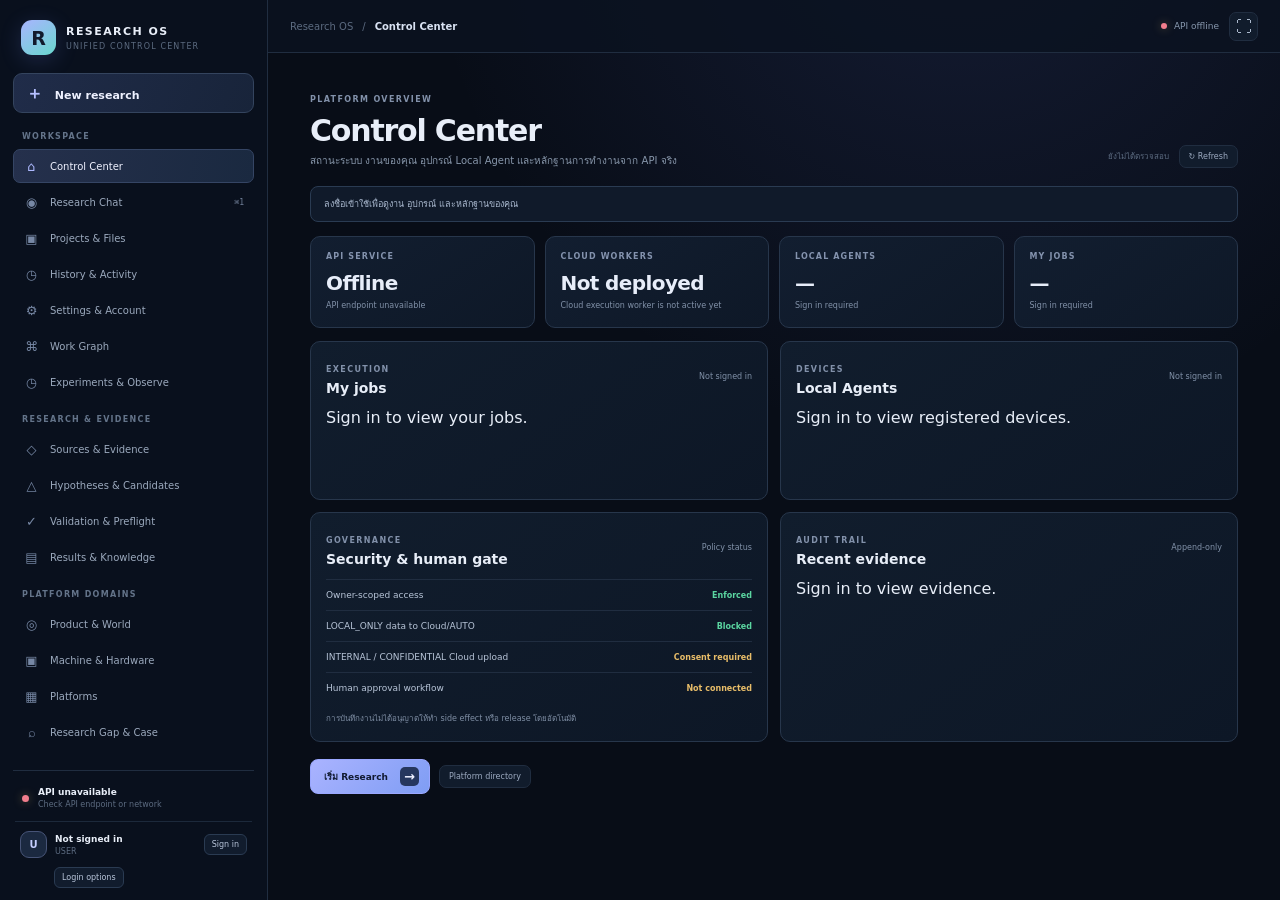
<file: apps/research_os_web/index.html>
<!doctype html>
<html lang="th">
<head>
<meta charset="utf-8"><meta name="viewport" content="width=device-width,initial-scale=1,viewport-fit=cover">
<meta name="theme-color" content="#0b1020"><meta name="description" content="Research OS unified research and engineering platform">
<title>Research OS — Control Center</title><link rel="stylesheet" href="./app.css">
</head>
<body>
<div class="app-shell">
<aside class="sidebar" id="sidebar">
  <div class="brand"><div class="brand-mark">R</div><div><strong>RESEARCH OS</strong><span>UNIFIED CONTROL CENTER</span></div><button class="mobile-close" id="closeSidebar" aria-label="Close menu">×</button></div>
  <button class="new-research" id="newResearch" type="button"><span>＋</span> New research</button>
  <nav class="nav" aria-label="Main navigation">
    <div class="nav-label">WORKSPACE</div>
    <button class="nav-link active" type="button" data-view="home"><span>⌂</span> Control Center</button>
    <button class="nav-link" type="button" data-view="chat"><span>◉</span> Research Chat <kbd>⌘1</kbd></button>
    <button class="nav-link" type="button" data-view="workspace" data-module="Projects & Files"><span>▣</span> Projects & Files</button>
    <button class="nav-link" type="button" data-view="workspace" data-module="History & Activity"><span>◷</span> History & Activity</button>
    <button class="nav-link" type="button" data-view="workspace" data-module="Settings & Account"><span>⚙</span> Settings & Account</button>
    <button class="nav-link" type="button" data-view="admin" data-admin-only hidden><span>▤</span> Admin Console</button>
    <button class="nav-link" type="button" data-view="registry" data-module="Work Graph"><span>⌘</span> Work Graph</button>
    <button class="nav-link" type="button" data-view="registry" data-module="Experiments & Observe"><span>◷</span> Experiments & Observe</button>
    <div class="nav-label">RESEARCH & EVIDENCE</div>
    <button class="nav-link" type="button" data-view="registry" data-module="Sources & Evidence"><span>◇</span> Sources & Evidence</button>
    <button class="nav-link" type="button" data-view="registry" data-module="Hypotheses & Candidates"><span>△</span> Hypotheses & Candidates</button>
    <button class="nav-link" type="button" data-view="registry" data-module="Validation & Preflight"><span>✓</span> Validation & Preflight</button>
    <button class="nav-link" type="button" data-view="registry" data-module="Results & Knowledge"><span>▤</span> Results & Knowledge</button>
    <div class="nav-label">PLATFORM DOMAINS</div>
    <button class="nav-link" type="button" data-view="registry" data-module="Product & World"><span>◎</span> Product & World</button>
    <button class="nav-link" type="button" data-view="registry" data-module="Machine & Hardware"><span>▣</span> Machine & Hardware</button>
    <button class="nav-link" type="button" data-view="registry" data-module="Platforms"><span>▦</span> Platforms</button>
    <button class="nav-link" type="button" data-view="registry" data-module="Research Gap & Case"><span>⌕</span> Research Gap & Case</button>
    <button class="nav-link" type="button" data-view="registry" data-module="Runtime & Compatibility"><span>⌁</span> Runtime & Compatibility</button>
    <button class="nav-link" type="button" data-view="registry" data-module="EFI & OpenCore"><span>◈</span> EFI & OpenCore</button>
    <div class="nav-label">SYSTEM & GOVERNANCE</div>
    <button class="nav-link" type="button" data-view="agents" data-module="Unified Master & Orchestration"><span>✳</span> Unified Master</button>
    <button class="nav-link" type="button" data-view="agents" data-module="Agents & Workers"><span>♧</span> Agents & Workers</button>
    <button class="nav-link" type="button" data-view="registry" data-module="Providers"><span>⌘</span> Providers</button>
    <button class="nav-link" type="button" data-view="plugins" data-min-role="OWNER"><span>▧</span> Plugin Center</button>
    <button class="nav-link" type="button" data-view="registry" data-module="Audit & Human Gate"><span>⛨</span> Audit & Human Gate</button>
  </nav>
  <div class="sidebar-footer">
    <div class="service-state"><i id="apiDot"></i><div><strong id="apiLabel">Checking API</strong><small id="apiDetail">Connecting to platform service</small></div></div>
    <div class="account-row"><div class="account-avatar">U</div><div class="account-copy"><strong id="accountEmail">Not signed in</strong><small id="accountRole">USER</small></div><button id="authButton" class="account-action" type="button">Sign in</button></div>
    <span id="ownerTools" hidden></span>
    <button id="loginOptionsButton" class="login-options-trigger" type="button">Login options</button><div id="loginOptions" class="login-options" hidden aria-label="Login providers"></div>
  </div>
</aside>
<div class="sidebar-scrim" id="sidebarScrim"></div>
<main class="main">
<header class="topbar"><div class="topbar-left"><button class="menu-toggle" id="openSidebar" type="button" aria-label="Open menu">☰</button><div class="breadcrumb"><span>Research OS</span><b>/</b><strong id="pageTitle">Control Center</strong></div></div><div class="topbar-right"><span class="connection-pill"><i id="connectionDot"></i><span id="connectionText">Checking connection</span></span><button class="icon-btn" id="focusMode" type="button" title="Toggle focus mode" aria-label="Toggle focus mode">⛶</button></div></header>
<section class="home-view" id="homeView">
  <div class="home-heading"><div><span class="eyebrow">PLATFORM OVERVIEW</span><h1>Control Center</h1><p>สถานะระบบ งานของคุณ อุปกรณ์ Local Agent และหลักฐานการทำงานจาก API จริง</p></div><div class="home-heading-actions"><span id="homeLastUpdated">ยังไม่ได้ตรวจสอบ</span><button class="subtle-button" id="refreshControlCenter" type="button">↻ Refresh</button></div></div>
  <div class="home-status" id="homeStatus" role="status" aria-live="polite">กำลังตรวจสอบสถานะแพลตฟอร์ม…</div>
  <div class="home-metrics">
    <article class="home-metric"><span>API SERVICE</span><strong id="homeApiStatus">Checking</strong><small id="homeApiDetail">Connecting to Research OS</small></article>
    <article class="home-metric"><span>CLOUD WORKERS</span><strong id="homeCloudStatus">Not deployed</strong><small id="homeCloudDetail">Cloud execution worker is not active yet</small></article>
    <article class="home-metric"><span>LOCAL AGENTS</span><strong id="homeAgentCount">—</strong><small id="homeAgentDetail">Sign in to load registered devices</small></article>
    <article class="home-metric"><span>MY JOBS</span><strong id="homeJobCount">—</strong><small id="homeJobDetail">Sign in to load job activity</small></article>
  </div>
  <div class="home-grid">
    <article class="home-panel"><header><div><span class="eyebrow">EXECUTION</span><h2>My jobs</h2></div><span class="panel-meta" id="homeJobSummary">Waiting for data</span></header><div id="homeJobs" class="home-list"><div class="home-empty">Sign in to view your jobs.</div></div></article>
    <article class="home-panel"><header><div><span class="eyebrow">DEVICES</span><h2>Local Agents</h2></div><span class="panel-meta" id="homeAgentSummary">Waiting for data</span></header><div id="homeAgents" class="home-list"><div class="home-empty">Sign in to view registered devices.</div></div></article>
    <article class="home-panel"><header><div><span class="eyebrow">GOVERNANCE</span><h2>Security & human gate</h2></div><span class="panel-meta">Policy status</span></header><ul class="home-security-list"><li><span>Owner-scoped access</span><strong class="state-ok">Enforced</strong></li><li><span>LOCAL_ONLY data to Cloud/AUTO</span><strong class="state-ok">Blocked</strong></li><li><span>INTERNAL / CONFIDENTIAL Cloud upload</span><strong class="state-warn">Consent required</strong></li><li><span>Human approval workflow</span><strong class="state-warn">Not connected</strong></li></ul><p class="home-panel-note">การบันทึกงานไม่ได้อนุญาตให้ทำ side effect หรือ release โดยอัตโนมัติ</p></article>
    <article class="home-panel"><header><div><span class="eyebrow">AUDIT TRAIL</span><h2>Recent evidence</h2></div><span class="panel-meta" id="homeEvidenceSummary">Append-only</span></header><div id="homeEvidence" class="home-list"><div class="home-empty">No evidence loaded yet.</div></div></article>
  </div>
  <div class="home-actions"><button class="run-btn" id="homeStartResearch" type="button">เริ่ม Research <b>→</b></button><button class="subtle-button" id="homeViewDirectory" type="button">Platform directory</button></div>
</section>
<section class="admin-view" id="adminView" hidden>
  <div class="admin-heading"><div><span class="eyebrow">OWNER WORKSPACE</span><h1>Admin Console</h1><p>ภาพรวมทรัพยากรแพลตฟอร์มและ Audit จาก Management API · OWNER only</p></div><div class="admin-heading-actions"><span id="adminLastUpdated">Not loaded</span><button class="subtle-button" id="refreshAdminConsole" type="button">↻ Refresh</button></div></div>
  <div class="admin-status" id="adminStatus" role="status" aria-live="polite">กำลังตรวจสอบสิทธิ์และโหลดข้อมูล…</div>
  <div class="admin-metrics"><article class="admin-metric"><span>ORGANIZATIONS</span><strong id="adminOrganizationsCount">—</strong></article><article class="admin-metric"><span>PROJECTS</span><strong id="adminProjectsCount">—</strong></article><article class="admin-metric"><span>APPLICATIONS</span><strong id="adminApplicationsCount">—</strong></article><article class="admin-metric"><span>APIS</span><strong id="adminApisCount">—</strong></article></div>
  <article class="admin-panel admin-create-panel"><header><div><span class="eyebrow">OWNER ACTION</span><h2>Create Management Resource</h2></div><span class="panel-meta">FILE-BACKED + AUDITED</span></header><form id="adminCreateForm"><label for="adminResourceType">Resource type</label><select id="adminResourceType" name="resource_type"><option value="organizations">Organization</option><option value="projects">Project</option><option value="applications">Application</option><option value="apis">API</option></select><div id="adminCreateFields" class="admin-create-fields"></div><div class="admin-create-footer"><small>Requires Owner authorization. Relationships are validated by Management API.</small><button class="run-btn" id="adminCreateSubmit" type="submit">Create resource</button></div></form></article>
  <div class="admin-grid"><article class="admin-panel"><header><div><span class="eyebrow">TENANCY</span><h2>Organizations</h2></div></header><div id="adminOrganizations" class="admin-list"><div class="home-empty">No data loaded.</div></div></article><article class="admin-panel"><header><div><span class="eyebrow">WORKSPACE</span><h2>Projects</h2></div></header><div id="adminProjects" class="admin-list"><div class="home-empty">No data loaded.</div></div></article><article class="admin-panel"><header><div><span class="eyebrow">INTEGRATIONS</span><h2>Applications</h2></div></header><div id="adminApplications" class="admin-list"><div class="home-empty">No data loaded.</div></div></article><article class="admin-panel"><header><div><span class="eyebrow">CATALOG</span><h2>APIs</h2></div></header><div id="adminApis" class="admin-list"><div class="home-empty">No data loaded.</div></div></article><article class="admin-panel admin-audit-panel"><header><div><span class="eyebrow">GOVERNANCE</span><h2>Management audit</h2></div><span class="panel-meta" id="adminAuditCount">Read-only</span></header><div id="adminAudit" class="admin-list"><div class="home-empty">No audit data loaded.</div></div></article></div>
  <p class="admin-note">Organization, Project, Application และ API metadata จัดเก็บใน backend file store พร้อม Audit; ความคงทนขึ้นกับ storage volume ที่ติดตั้ง หากเป็น ephemeral cloud filesystem ข้อมูลอาจหายเมื่อ redeploy/restart จึงยังไม่ใช่ backup ถาวร ส่วน User/Role/Policy/Credential administration ยังไม่เปิด เพราะยังไม่มี authoritative lifecycle API และ approval/recovery contract ที่ตรวจสอบได้</p>
</section>
<section class="workspace-view agents-view" id="agentsView" hidden>
  <div class="workspace-heading"><div><span class="eyebrow">OWNER-AUTHORIZED EXECUTION</span><h1>Agent Center</h1><p>สร้างแผนงาน ดูสถานะ Agent และควบคุม Workflow ผ่าน Orchestration API จริง · ไม่ execute อัตโนมัติ</p></div><div class="workspace-heading-actions"><span id="agentsUpdated">Not loaded</span><button class="subtle-button" id="agentsRefresh" type="button">↻ Refresh</button></div></div>
  <div class="workspace-status" id="agentsStatus" role="status" aria-live="polite">ต้องลงชื่อเข้าใช้เพื่อดู Agent และ Workflow</div>
  <div class="agent-center-layout"><article class="admin-panel"><header><div><span class="eyebrow">PLAN</span><h2>Create orchestration</h2></div><span class="panel-meta">PLAN ONLY</span></header><form id="agentCreateForm"><label for="agentObjective">Objective</label><textarea id="agentObjective" rows="3" required placeholder="อธิบายงานที่ต้องการให้ Agent ดำเนินการ…"></textarea><p class="admin-note">การสร้างแผนไม่ใช่การอนุมัติหรือ execute งาน การทำงานที่มี side effect ต้องผ่าน OWNER action แยกต่างหาก</p><button class="run-btn" id="agentCreateButton" type="submit">Create plan</button></form></article>
    <article class="admin-panel"><header><div><span class="eyebrow">RUNTIME</span><h2>Agents & readiness</h2></div></header><div id="agentsInventory" class="admin-list"><div class="home-empty">No agent data loaded.</div></div></article>
    <article class="admin-panel"><header><div><span class="eyebrow">ORCHESTRATION</span><h2>Workflow runs</h2></div><span class="panel-meta" id="agentRunCount">Not loaded</span></header><form id="agentRunFilters" class="control-filters"><label for="agentRunQuery">Search workflows<input id="agentRunQuery" type="search" placeholder="Search objective or agent…"></label><label for="agentRunStatus">Status<select id="agentRunStatus"><option value="">All statuses</option><option value="planned">Planned</option><option value="awaiting_confirmation">Awaiting confirmation</option><option value="running">Running</option><option value="failed">Failed</option><option value="completed">Completed</option><option value="cancelled">Cancelled</option></select></label><button class="subtle-button" type="submit">Filter</button><button class="subtle-button" id="agentRunsNext" type="button" disabled>Next page →</button></form><div id="agentRuns" class="admin-list"><div class="home-empty">No workflow data loaded.</div></div></article>
    <article class="admin-panel"><header><div><span class="eyebrow">TRACEABILITY</span><h2>Selected run timeline</h2></div></header><div id="agentTimeline" class="admin-list"><div class="home-empty">เลือก Workflow เพื่อดู Timeline</div></div></article>
  </div>
</section>
<section class="workspace-view plugin-view" id="pluginView" hidden>
  <div class="workspace-heading"><div><span class="eyebrow">FIRST-PARTY INTEGRATIONS</span><h1>Plugin Center</h1><p>จัดการเฉพาะ Connector ที่มี API จริง · ไม่ติดตั้งโค้ดภายนอกหรือเปิดเผย Secret</p><p class="admin-note">OAuth tokens และ service settings เก็บใน backend file storage; ความคงทนขึ้นกับ storage volume หากเป็น ephemeral cloud filesystem ข้อมูลอาจหายหลัง restart/redeploy จึงไม่ใช่ secret backup ถาวร</p></div><div class="workspace-heading-actions"><span id="pluginUpdated">Not loaded</span><button class="subtle-button" id="pluginRefresh" type="button">↻ Refresh</button></div></div>
  <div class="workspace-status" id="pluginStatus" role="status" aria-live="polite">ต้องลงชื่อเข้าใช้ด้วย OWNER เพื่อจัดการ Integration</div>
  <div class="plugin-grid">
    <article class="plugin-panel"><header><div><span class="eyebrow">CONNECTOR</span><h2>Google Workspace</h2></div><span class="panel-meta" id="pluginGoogleState">UNKNOWN</span></header><p id="pluginGoogleDetail">ตรวจสอบสถานะ OAuth จาก Backend</p><div class="plugin-actions"><button class="subtle-button" id="pluginGoogleConnect" type="button">Connect</button><button class="subtle-button" id="pluginGoogleDisconnect" type="button">Disconnect</button></div><h3>Enabled services and OAuth scopes</h3><div id="pluginGoogleServices" class="plugin-services"><div class="home-empty">No service data loaded.</div></div><button class="run-btn plugin-save" id="pluginGoogleSave" type="button">Save services</button></article>
    <article class="plugin-panel"><header><div><span class="eyebrow">AI CONNECTIONS</span><h2>AI Provider Connections</h2></div><span class="panel-meta">READ ONLY</span></header><p>สถานะจาก Provider Connection API จริง · การตั้งค่า Credential ทำที่ Backend เท่านั้น</p><div id="pluginAIProviders" class="plugin-list"><div class="home-empty">No provider data loaded.</div></div></article>
    <article class="plugin-panel"><header><div><span class="eyebrow">IDENTITY</span><h2>Login Providers</h2></div><span class="panel-meta">AUTH CATALOG</span></header><p>รายการผู้ให้บริการยืนยันตัวตน ไม่ใช่สิทธิ์เข้าถึง Repository หรือ Workspace</p><div id="pluginIdentityProviders" class="plugin-list"><div class="home-empty">No identity provider data loaded.</div></div></article>
  </div>
  <p class="admin-note">ขอบเขตปัจจุบัน: Built-in integrations เท่านั้น ยังไม่มี Third-party Plugin Marketplace หรือการติดตั้ง/รันโค้ด Plugin ที่ผู้ใช้อัปโหลด จึงไม่แสดงสถานะ Installed สำหรับ Plugin ที่ไม่มี Executor จริง</p>
</section>
<section class="workspace-view" id="workspaceView" hidden>
  <div class="workspace-heading"><div><span class="eyebrow">USER WORKSPACE</span><h1 id="workspaceTitle">Projects & Files</h1><p id="workspaceDescription">ข้อมูลจาก Research OS API จริง โดยไม่สร้างหรือแก้ไขข้อมูลแทนระบบต้นทาง</p></div><div class="workspace-heading-actions"><span id="workspaceUpdated">Not loaded</span><button class="subtle-button" id="workspaceRefresh" type="button">↻ Refresh</button></div></div>
  <div class="workspace-status" id="workspaceStatus" role="status" aria-live="polite">รอโหลดข้อมูลจาก API…</div>
  <div class="workspace-search" id="workspaceKnowledgeSearch" hidden><form id="workspaceKnowledgeForm"><label for="workspaceKnowledgeSelect">Workspace</label><select id="workspaceKnowledgeSelect" required></select><label for="workspaceKnowledgeQuery">ค้นหาความรู้ / ไฟล์ที่ทำดัชนีไว้</label><input id="workspaceKnowledgeQuery" type="search" placeholder="ค้นหาจาก Workspace Index…" required><button class="subtle-button" id="workspaceKnowledgeSubmit" type="submit">Search</button><button class="subtle-button" id="workspaceKnowledgeNext" type="button" disabled>Next page →</button></form><p id="workspaceKnowledgeStatus" role="status" aria-live="polite">ค้นหาได้เฉพาะข้อมูลที่มีใน Workspace Index</p></div>
  <div class="workspace-search" id="historyFilters" hidden><form id="historyFilterForm" class="control-filters"><label for="historyWorkflowQuery">ค้นหา Workflow<input id="historyWorkflowQuery" type="search" placeholder="ค้นหาจาก Objective…"></label><label for="historyWorkflowStatus">สถานะ<select id="historyWorkflowStatus"><option value="">ทุกสถานะ</option><option value="planned">Planned</option><option value="awaiting_confirmation">Awaiting confirmation</option><option value="running">Running</option><option value="failed">Failed</option><option value="completed">Completed</option><option value="cancelled">Cancelled</option></select></label><button class="subtle-button" type="submit">ค้นหา</button><button class="subtle-button" id="historyNextPage" type="button" disabled>หน้าถัดไป →</button></form><p id="historyFilterStatus" role="status" aria-live="polite">กรอง Workflow ได้จาก API จริง ส่วน Execution Jobs แสดงล่าสุดไม่เกิน 50 รายการ</p></div>
  <div class="workspace-content" id="workspaceContent"><div class="home-empty">เลือกเมนูเพื่อโหลดข้อมูลจาก API</div></div><div class="workspace-detail" id="workspaceDetail" hidden></div>
</section>
<section class="chat-view active" id="chatView" hidden>
  <div class="conversation-heading"><div><span class="eyebrow">RESEARCH WORKSPACE</span><h1 id="researchTitle">เริ่มต้นการวิจัย</h1><p>กำหนดโจทย์ · ตรวจสอบหลักฐาน · สร้างข้อสรุปที่ตรวจสอบย้อนกลับได้</p></div><div class="heading-actions"><span class="state" id="researchState">READY</span><select class="chat-history-select" id="chatHistory" aria-label="Local conversation history"><option value="">History on this device</option></select><span id="chatHistoryStatus">Local history is stored on this device</span><button class="subtle-button" id="newChatSession" type="button">New chat</button><button class="subtle-button" id="chatLayoutToggle" type="button" aria-pressed="false" aria-label="Switch to wide chat">↗ แชทกว้าง</button><button class="subtle-button" id="startWork" type="button">เริ่มงาน</button><button class="subtle-button" id="clearConversation" type="button">Clear chat</button></div></div>
  <div class="conversation-scroll" id="conversationScroll"><div class="messages" id="messages" aria-live="polite">
    <div class="empty-state" id="welcomeState"><div class="welcome-mark">R</div><span class="eyebrow">YOUR RESEARCH DESK</span><h2>ยินดีต้อนรับกลับครับเพื่อน</h2><p>เริ่มจากคำถามหรือปัญหาที่ต้องการค้นคว้า แล้วให้ Research OS ช่วยจัดโครงสร้างการตรวจสอบ</p><div class="suggestions"><button type="button" data-prompt="วิเคราะห์สถาปัตยกรรม Research OS จาก repository และแยกส่วนที่มีอยู่จริงกับส่วนที่ยังขาด">วิเคราะห์สถาปัตยกรรมแพลตฟอร์ม</button><button type="button" data-prompt="สร้าง research brief พร้อมข้อเท็จจริง หลักฐาน ช่องว่าง และคำถามที่ยังไม่คลี่คลาย">สร้าง Research Brief</button><button type="button" data-prompt="ตรวจสอบความเข้ากันได้ของระบบ โดยระบุแหล่งข้อมูลและระดับความเชื่อมั่น">ตรวจสอบ Compatibility</button></div></div>
  </div></div>
  <div class="composer-dock"><form id="researchForm" class="research-composer"><label class="sr-only" for="prompt">Research message</label><textarea id="prompt" rows="1" required placeholder="ส่งข้อความถึง Research OS… (Enter เพื่อส่ง · Shift+Enter ขึ้นบรรทัดใหม่)"></textarea><div class="composer-bottom"><div class="composer-tools"><button type="button" class="tool-chip enabled" id="deepMode" aria-pressed="true">✳ Deep Research <span>ON</span></button><span class="composer-hint">Claim → Evidence → Verification → Confidence</span></div><button class="run-btn" type="submit" id="runButton">Send <b>↑</b></button></div></form><p class="composer-note">Research OS · ตรวจสอบหลักฐานก่อนนำข้อสรุปไปใช้</p></div>
</section>
<span id="health" hidden>checking</span>
<section class="registry-view" id="registryView" hidden><div class="registry-heading"><span class="eyebrow">PLATFORM DIRECTORY</span><h1 id="registryTitle">Platform domains</h1><p>ขอบเขตความสามารถของแพลตฟอร์ม · สถานะการเชื่อมต่อต้องยืนยันจาก API และ runtime จริง</p></div><div class="registry-notice"><b>i</b><div><strong>Live capability workspace</strong><p>ข้อมูลและสถานะด้านล่างมาจาก API ที่มีอยู่จริง หากยังไม่มี API หรือ executor ระบบจะแสดง NOT CONNECTED โดยไม่สร้างข้อมูลจำลอง</p></div></div><div class="registry-toolbar"><span id="registryStatus" role="status" aria-live="polite">เลือกโมดูลเพื่อโหลดข้อมูลจาก API</span><button class="subtle-button" id="registryRefresh" type="button">↻ Refresh</button></div><div class="registry-grid" id="registryContent">

</div><button class="run-btn return-chat" id="returnChat" type="button">Back to Research Chat →</button></section>
</main>
</div>
<script src="./app.js" defer></script>
</body></html>
</file>
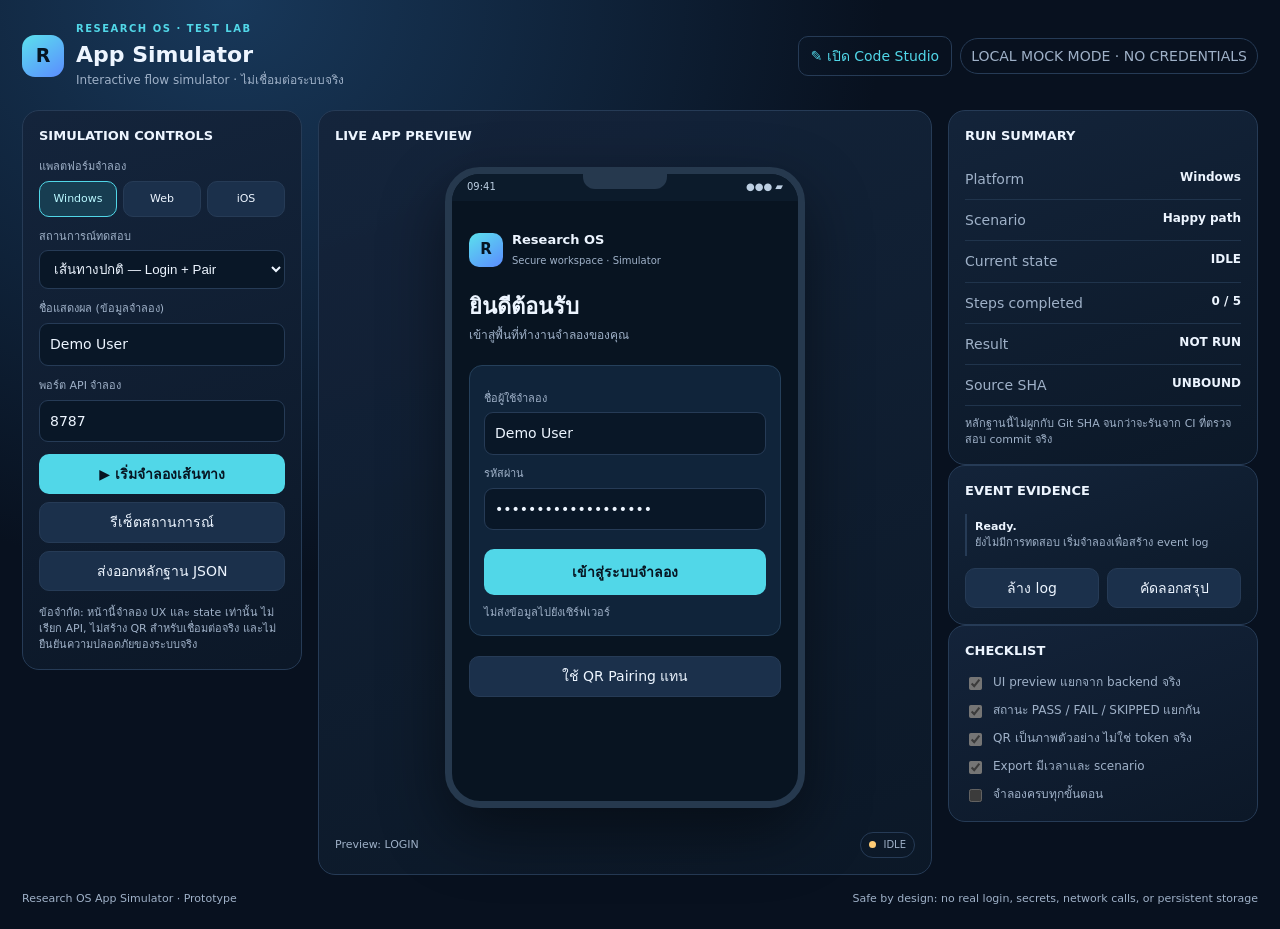
<file: tools/app-simulator/index.html>
<!doctype html>
<html lang="th">
<head>
<meta charset="utf-8"><meta name="viewport" content="width=device-width,initial-scale=1">
<title>Research OS · App Simulator</title>
<style>
:root{color-scheme:dark;--bg:#08111f;--panel:#101d30;--panel2:#14243b;--line:#263b56;--text:#edf5ff;--muted:#9fb1c8;--cyan:#51d7e8;--green:#6ce0a1;--amber:#ffcc75;--red:#ff8188}
*{box-sizing:border-box}body{margin:0;background:radial-gradient(ellipse at 18% 0%,#18385a 0,transparent 44%),var(--bg);color:var(--text);font:14px/1.45 Inter,ui-sans-serif,system-ui,-apple-system,"Segoe UI",sans-serif}
button,input{font:inherit}button{cursor:pointer;border:1px solid var(--line);border-radius:10px;padding:9px 12px;background:#1b304b;color:var(--text)}button:hover{border-color:var(--cyan)}button:focus-visible,input:focus-visible{outline:2px solid var(--cyan);outline-offset:2px}.primary{background:var(--cyan);color:#071522;border-color:transparent;font-weight:750}.danger{color:var(--red)}.app{max-width:1400px;margin:auto;padding:22px}.top{display:flex;justify-content:space-between;align-items:center;gap:16px;margin-bottom:20px}.brand{display:flex;align-items:center;gap:12px}.logo{display:grid;place-items:center;width:42px;height:42px;border-radius:13px;background:linear-gradient(145deg,#5be1ed,#5b8cff);color:#061523;font-weight:900;font-size:19px}.eyebrow{color:var(--cyan);text-transform:uppercase;letter-spacing:.15em;font-size:10px;font-weight:800}.top h1{margin:2px 0;font-size:22px}.sub{color:var(--muted);font-size:12px}.tag{border:1px solid var(--line);border-radius:99px;padding:7px 10px;color:var(--muted);white-space:nowrap}.layout{display:grid;grid-template-columns:minmax(230px,280px) minmax(300px,1fr) minmax(260px,310px);gap:16px;align-items:start}.panel{background:linear-gradient(160deg,rgba(20,36,59,.96),rgba(12,24,40,.96));border:1px solid var(--line);border-radius:17px;padding:16px;min-width:0}.panel h2{font-size:13px;margin:0 0 13px}.field{display:grid;gap:6px;margin:12px 0}.field label{font-size:11px;color:var(--muted)}input,select{width:100%;padding:10px;border:1px solid var(--line);border-radius:9px;background:#091727;color:var(--text)}.stack{display:grid;gap:8px}.btnrow{display:flex;gap:8px;flex-wrap:wrap}.btnrow>*{flex:1}.platforms{display:grid;grid-template-columns:repeat(3,1fr);gap:6px}.platforms button{padding:9px 4px;font-size:11px}.platforms button[aria-pressed=true]{border-color:var(--cyan);background:#173d51;color:#baf8ff}.phone-wrap{display:grid;place-items:center;padding:8px 0}.phone{width:min(100%,360px);min-height:640px;border:7px solid #26394e;border-radius:35px;background:#081421;box-shadow:0 25px 65px #0007;overflow:hidden;position:relative}.phone-head{height:27px;display:flex;justify-content:space-between;align-items:center;padding:0 15px;font-size:10px;color:#bdcfe2;background:#0c1b2b}.notch{position:absolute;top:0;left:50%;transform:translateX(-50%);width:84px;height:15px;background:#26394e;border-radius:0 0 12px 12px}.screen{padding:20px 17px 18px;min-height:600px}.screen-brand{display:flex;align-items:center;gap:9px;margin:10px 0 24px}.screen-brand .logo{width:34px;height:34px;font-size:15px;border-radius:10px}.screen-brand strong{display:block;font-size:13px}.screen-brand span{font-size:10px;color:var(--muted)}.screen h3{font-size:22px;line-height:1.2;margin:0 0 7px}.screen p{color:var(--muted);font-size:12px;margin:0 0 20px}.screen-card{background:#10243a;border:1px solid #25405b;border-radius:13px;padding:14px;margin:12px 0}.screen .field{margin:11px 0}.screen button{width:100%;margin-top:8px}.screen .primary{padding:12px}.qr{width:158px;height:158px;background:#fff;border-radius:8px;margin:18px auto;display:grid;place-items:center;padding:10px}.qr svg{width:100%;height:100%}.status{display:inline-flex;gap:7px;align-items:center;border:1px solid var(--line);border-radius:99px;padding:5px 8px;font-size:10px;color:var(--muted)}.dot{width:7px;height:7px;border-radius:50%;background:var(--amber)}.dot.good{background:var(--green)}.dot.bad{background:var(--red)}.nav{display:grid;grid-template-columns:repeat(4,1fr);gap:5px;margin-top:18px}.nav button{font-size:10px;padding:8px 3px}.metric{display:flex;justify-content:space-between;gap:8px;padding:10px 0;border-bottom:1px solid #20344c}.metric:last-child{border-bottom:0}.metric span:first-child{color:var(--muted)}.metric strong{font-size:12px;text-align:right}.event-log{display:grid;gap:8px;max-height:280px;overflow:auto}.event{border-left:2px solid var(--line);padding:5px 8px;font-size:11px;color:var(--muted);overflow-wrap:anywhere}.event.pass{border-color:var(--green)}.event.warn{border-color:var(--amber)}.event.fail{border-color:var(--red)}.event b{color:var(--text);font-weight:650}.small{font-size:11px;color:var(--muted)}.bottom{margin-top:16px;display:flex;justify-content:space-between;align-items:center;gap:12px;flex-wrap:wrap}.checklist{display:grid;gap:9px}.check{display:flex;gap:8px;align-items:flex-start;font-size:12px;color:var(--muted)}.check input{width:auto;margin-top:3px;accent-color:var(--cyan)}.hidden{display:none!important}
@media(max-width:1050px){.layout{grid-template-columns:250px minmax(300px,1fr)}.right{grid-column:1/-1;display:grid;grid-template-columns:1fr 1fr;gap:16px}.right .panel{height:fit-content}}
@media(max-width:680px){.app{padding:12px}.top{align-items:flex-start}.tag{display:none}.layout{grid-template-columns:1fr}.left{order:2}.center{order:1}.right{order:3;grid-column:auto;display:grid;grid-template-columns:1fr}.phone{min-height:610px}.screen{min-height:570px}}
</style>
</head>
<body><main class="app">
<header class="top"><div class="brand"><div class="logo">R</div><div><div class="eyebrow">Research OS · Test Lab</div><h1>App Simulator</h1><div class="sub">Interactive flow simulator · ไม่เชื่อมต่อระบบจริง</div></div></div><div style="display:flex;align-items:center;gap:8px;flex-wrap:wrap"><a href="studio.html" style="color:var(--cyan);text-decoration:none;border:1px solid var(--line);border-radius:10px;padding:9px 12px">✎ เปิด Code Studio</a><div class="tag">LOCAL MOCK MODE · NO CREDENTIALS</div></div></header>
<div class="layout">
<aside class="panel left"><h2>SIMULATION CONTROLS</h2>
<div class="field"><label for="platform">แพลตฟอร์มจำลอง</label><div class="platforms" id="platforms"><button aria-pressed="true" data-platform="Windows">Windows</button><button aria-pressed="false" data-platform="Web">Web</button><button aria-pressed="false" data-platform="iOS">iOS</button></div></div>
<div class="field"><label for="scenario">สถานการณ์ทดสอบ</label><select id="scenario"><option value="happy">เส้นทางปกติ — Login + Pair</option><option value="expired">QR หมดอายุ</option><option value="offline">เครือข่ายออฟไลน์</option><option value="denied">การจับคู่ถูกปฏิเสธ</option></select></div>
<div class="field"><label for="displayName">ชื่อแสดงผล (ข้อมูลจำลอง)</label><input id="displayName" value="Demo User" maxlength="40"></div>
<div class="field"><label for="apiPort">พอร์ต API จำลอง</label><input id="apiPort" type="number" min="1024" max="65535" value="8787"></div>
<div class="stack"><button class="primary" id="runBtn">▶ เริ่มจำลองเส้นทาง</button><button id="resetBtn">รีเซ็ตสถานการณ์</button><button id="exportBtn">ส่งออกหลักฐาน JSON</button></div>
<div class="small" style="margin-top:14px">ข้อจำกัด: หน้านี้จำลอง UX และ state เท่านั้น ไม่เรียก API, ไม่สร้าง QR สำหรับเชื่อมต่อจริง และไม่ยืนยันความปลอดภัยของระบบจริง</div>
</aside>
<section class="panel center"><h2>LIVE APP PREVIEW</h2><div class="phone-wrap"><div class="phone"><div class="phone-head"><span id="clock">09:41</span><span>●●● ▰</span></div><div class="notch"></div><div class="screen" id="screen" aria-live="polite"></div></div></div><div class="bottom"><span class="small" id="previewLabel">Preview: Login</span><span class="status"><i class="dot" id="stateDot"></i><span id="stateText">IDLE</span></span></div></section>
<aside class="right"><section class="panel"><h2>RUN SUMMARY</h2><div class="metric"><span>Platform</span><strong id="mPlatform">Windows</strong></div><div class="metric"><span>Scenario</span><strong id="mScenario">Happy path</strong></div><div class="metric"><span>Current state</span><strong id="mState">IDLE</strong></div><div class="metric"><span>Steps completed</span><strong id="mSteps">0 / 5</strong></div><div class="metric"><span>Result</span><strong id="mResult">NOT RUN</strong></div><div class="metric"><span>Source SHA</span><strong>UNBOUND</strong></div><div class="small" style="margin-top:10px">หลักฐานนี้ไม่ผูกกับ Git SHA จนกว่าจะรันจาก CI ที่ตรวจสอบ commit จริง</div></section>
<section class="panel"><h2>EVENT EVIDENCE</h2><div class="event-log" id="eventLog"><div class="event"><b>Ready.</b><br>ยังไม่มีการทดสอบ เริ่มจำลองเพื่อสร้าง event log</div></div><div class="btnrow" style="margin-top:12px"><button id="clearLogBtn">ล้าง log</button><button id="copySummaryBtn">คัดลอกสรุป</button></div></section>
<section class="panel"><h2>CHECKLIST</h2><div class="checklist"><label class="check"><input type="checkbox" checked disabled> UI preview แยกจาก backend จริง</label><label class="check"><input type="checkbox" checked disabled> สถานะ PASS / FAIL / SKIPPED แยกกัน</label><label class="check"><input type="checkbox" checked disabled> QR เป็นภาพตัวอย่าง ไม่ใช่ token จริง</label><label class="check"><input type="checkbox" checked disabled> Export มีเวลาและ scenario</label><label class="check"><input type="checkbox" disabled id="checkFinished"> จำลองครบทุกขั้นตอน</label></div></section></aside>
</div><footer class="bottom small"><span>Research OS App Simulator · Prototype</span><span>Safe by design: no real login, secrets, network calls, or persistent storage</span></footer>
</main>
<script>
(()=>{'use strict';
const $=id=>document.getElementById(id);
const state={platform:'Windows',scenario:'happy',phase:'login',status:'IDLE',steps:0,events:[],result:'NOT RUN',startedAt:null,finishedAt:null};
const labels={happy:'Happy path',expired:'QR expired',offline:'Offline network',denied:'Pairing denied'};
function log(level,title,detail){state.events.push({time:new Date().toISOString(),level,title,detail,platform:state.platform,scenario:state.scenario});renderLog()}
function renderLog(){$('eventLog').innerHTML='';if(!state.events.length){$('eventLog').innerHTML='<div class="event"><b>Ready.</b><br>ยังไม่มี event</div>';return}for(const e of state.events.slice().reverse()){const n=document.createElement('div');n.className='event '+e.level;n.innerHTML='<b></b><br><span></span><br><small></small>';n.children[0].textContent=e.title;n.children[1].textContent=e.detail;n.children[2].textContent=e.time+' · '+e.level.toUpperCase();$('eventLog').append(n)}}
function qrSvg(){let cells='';let seed=31;for(let y=0;y<21;y++)for(let x=0;x<21;x++){seed=(seed*9301+49297)%233280;let finder=(x<7&&y<7)||(x>13&&y<7)||(x<7&&y>13);let edge=finder&&(x%14===0||y%14===0||x%14===6||y%14===6);let center=finder&&x%14>=2&&x%14<=4&&y%14>=2&&y%14<=4;if(edge||center||(!finder&&seed%3!==0))cells+='<rect x="'+(x*5)+'" y="'+(y*5)+'" width="5" height="5" fill="#0b1724"/>'}return '<svg viewBox="0 0 105 105" role="img" aria-label="QR code mock">'+cells+'</svg>'}
function screenShell(title,sub,content){return '<div class="screen-brand"><div class="logo">R</div><div><strong>Research OS</strong><span>Secure workspace · Simulator</span></div></div><h3>'+title+'</h3><p>'+sub+'</p>'+content}
function renderScreen(){const name=escapeHtml($('displayName').value.trim()||'Demo User');let html='';
if(state.phase==='login'){html=screenShell('ยินดีต้อนรับ','เข้าสู่พื้นที่ทำงานจำลองของคุณ','<div class="screen-card"><div class="field"><label>ชื่อผู้ใช้จำลอง</label><input id="mockUser" value="'+name+'" maxlength="40"></div><div class="field"><label>รหัสผ่าน</label><input type="password" value="not-a-real-password" disabled aria-label="รหัสผ่านตัวอย่าง"></div><button class="primary" id="loginBtn">เข้าสู่ระบบจำลอง</button><div class="small" style="margin-top:10px">ไม่ส่งข้อมูลไปยังเซิร์ฟเวอร์</div></div><button id="goPairBtn">ใช้ QR Pairing แทน</button>')}
else if(state.phase==='pair'){html=screenShell('เชื่อมต่ออุปกรณ์','สแกน QR ตัวอย่างเพื่อจำลองการจับคู่','<div class="screen-card" style="text-align:center"><span class="status"><i class="dot"></i> WAITING FOR SCAN</span><div class="qr">'+qrSvg()+'</div><div class="small">DEMO-PAIR-CODE · ไม่มี token จริง</div><button class="primary" id="scanBtn">จำลองการสแกน QR</button><button id="cancelBtn">ยกเลิก</button></div>')}
else if(state.phase==='connecting'){html=screenShell('กำลังเชื่อมต่อ','กำลังตรวจสอบผลจำลองของสถานการณ์','<div class="screen-card"><div class="status"><i class="dot"></i> CONNECTING</div><div style="font-size:28px;margin:18px 0">◌</div><div class="small">API mock port: '+escapeHtml($('apiPort').value)+'</div><button class="primary" id="continueBtn">ดำเนินการตรวจสอบ</button></div>')}
else if(state.phase==='home'){html=screenShell('Workspace','สวัสดี '+name+' — เข้าสู่พื้นที่จำลองสำเร็จ','<div class="screen-card"><div class="status"><i class="dot good"></i> SESSION MOCKED</div><h4>ภาพรวมระบบ</h4><div class="metric"><span>การเชื่อมต่อ</span><strong>จำลองสำเร็จ</strong></div><div class="metric"><span>แพลตฟอร์ม</span><strong>'+state.platform+'</strong></div><div class="metric"><span>API Port</span><strong>'+escapeHtml($('apiPort').value)+'</strong></div></div><div class="nav"><button data-nav="home">หน้าหลัก</button><button data-nav="devices">อุปกรณ์</button><button data-nav="activity">กิจกรรม</button><button data-nav="settings">ตั้งค่า</button></div><div id="navContent" class="small" style="margin-top:12px">เลือกเมนูเพื่อจำลองการนำทาง</div><button id="logoutBtn">ออกจากระบบจำลอง</button>')}
else if(state.phase==='error'){let msg=state.scenario==='expired'?'QR หมดอายุ — ต้องสร้างคำขอใหม่':state.scenario==='offline'?'ไม่พบเครือข่าย — ตรวจสอบการเชื่อมต่อ':state.scenario==='denied'?'อุปกรณ์ปฏิเสธการจับคู่':'เกิดข้อผิดพลาดในการจำลอง';html=screenShell('เชื่อมต่อไม่สำเร็จ',msg,'<div class="screen-card"><span class="status"><i class="dot bad"></i> '+state.scenario.toUpperCase()+'</span><p style="margin-top:12px">นี่เป็นผลลัพธ์จำลอง ไม่ได้ส่งคำขอจริง</p><button class="primary" id="retryBtn">ลองใหม่</button><button id="backLoginBtn">กลับไปหน้า Login</button></div>')}
$('screen').innerHTML=html;$('previewLabel').textContent='Preview: '+state.phase.toUpperCase();bindScreenButtons()}
function bindScreenButtons(){const on=(id,fn)=>{const e=$(id);if(e)e.addEventListener('click',fn)};
on('loginBtn',()=>{const v=$('mockUser')?.value||'Demo User';$('displayName').value=v;state.phase='pair';state.status='PAIRING';state.steps=Math.max(state.steps,1);log('pass','Mock login accepted','ชื่อแสดงผลจำลองเท่านั้น; no authentication performed');renderAll()});
on('goPairBtn',()=>{state.phase='pair';state.status='PAIRING';state.steps=Math.max(state.steps,1);log('pass','Pairing screen opened','เข้าสู่หน้า QR mock');renderAll()});
on('scanBtn',()=>{state.steps=Math.max(state.steps,2);log('pass','QR scan simulated','ไม่ใช้กล้องและไม่มี secret จริง');if(state.scenario==='happy'){state.phase='connecting';state.status='CONNECTING'}else{state.phase='error';state.status='FAILED';state.result='FAIL';state.finishedAt=new Date().toISOString();log('fail','Scenario produced expected failure',labels[state.scenario])}renderAll()});
on('cancelBtn',()=>{state.phase='login';state.status='CANCELLED';state.result='NOT RUN';log('warn','Pairing cancelled','ผู้ใช้ยกเลิก flow');renderAll()});
on('continueBtn',()=>{if(!validPort()){state.phase='error';state.status='FAILED';state.result='FAIL';log('fail','Invalid API port','พอร์ตต้องอยู่ระหว่าง 1024–65535')}else{state.phase='home';state.status='CONNECTED (MOCK)';state.steps=5;state.result='PASS';state.finishedAt=new Date().toISOString();log('pass','Mock connection established','ผ่านเฉพาะ state machine จำลอง; ไม่ได้ตรวจ backend จริง')}renderAll()});
on('retryBtn',()=>{state.scenario='happy';$('scenario').value='happy';state.phase='pair';state.status='PAIRING';state.result='NOT RUN';state.steps=1;log('warn','Retry started','เปลี่ยน scenario เป็น happy path');renderAll()});
on('backLoginBtn',()=>{state.phase='login';state.status='IDLE';renderAll()});
on('logoutBtn',()=>{state.phase='login';state.status='IDLE';state.steps=0;state.result='NOT RUN';log('pass','Mock logout','ล้างเฉพาะสถานะในหน้านี้');renderAll()});
document.querySelectorAll('[data-nav]').forEach(b=>b.addEventListener('click',()=>{const content={home:'หน้าหลัก — สถานะจำลอง',devices:'อุปกรณ์ — ยังไม่มีอุปกรณ์จริง',activity:'กิจกรรม — event log อยู่ในแผงหลักฐาน',settings:'ตั้งค่า — ไม่มีการบันทึกถาวร'};const n=$('navContent');if(n)n.textContent=content[b.dataset.nav];log('pass','Navigation: '+b.dataset.nav,'เปลี่ยนเมนูใน preview')}))}
function validPort(){const p=Number($('apiPort').value);return Number.isInteger(p)&&p>=1024&&p<=65535}
function escapeHtml(s){return String(s).replace(/[&<>"']/g,c=>({'&':'&amp;','<':'&lt;','>':'&gt;','"':'&quot;',"'":'&#39;'}[c]))}
function renderAll(){renderScreen();$('mPlatform').textContent=state.platform;$('mScenario').textContent=labels[state.scenario];$('mState').textContent=state.status;$('mSteps').textContent=state.steps+' / 5';$('mResult').textContent=state.result;$('stateText').textContent=state.status;$('stateDot').className='dot'+(state.result==='PASS'?' good':state.result==='FAIL'?' bad':'');$('checkFinished').checked=state.steps===5&&state.result==='PASS';document.querySelectorAll('[data-platform]').forEach(b=>b.setAttribute('aria-pressed',String(b.dataset.platform===state.platform)))}
document.querySelectorAll('[data-platform]').forEach(b=>b.addEventListener('click',()=>{state.platform=b.dataset.platform;log('pass','Platform selected',state.platform);renderAll()}));
$('scenario').addEventListener('change',e=>{state.scenario=e.target.value;state.result='NOT RUN';state.steps=0;state.phase='login';state.status='IDLE';log('warn','Scenario selected',labels[state.scenario]);renderAll()});
$('runBtn').addEventListener('click',()=>{state.startedAt=new Date().toISOString();state.finishedAt=null;state.result='RUNNING';state.steps=1;state.phase='pair';state.status='PAIRING';log('pass','Simulation started','scenario='+state.scenario+' platform='+state.platform);if(!validPort()){state.phase='error';state.status='FAILED';state.result='FAIL';log('fail','Port validation failed','ต้องใช้พอร์ต 1024–65535')}renderAll()});
$('resetBtn').addEventListener('click',()=>{state.phase='login';state.status='IDLE';state.steps=0;state.result='NOT RUN';state.startedAt=null;state.finishedAt=null;state.events=[];renderAll();log('warn','Simulation reset','รีเซ็ตสถานะจำลองแล้ว')});
$('clearLogBtn').addEventListener('click',()=>{state.events=[];renderLog()});
function evidence(){return {schema_version:1,tool:'Research OS App Simulator',mode:'local-mock-only',source_sha:null,source_sha_status:'UNBOUND — run CI against exact commit to bind source',platform:state.platform,scenario:state.scenario,scenario_label:labels[state.scenario],state:state.status,result:state.result,steps_completed:state.steps,started_at:state.startedAt,finished_at:state.finishedAt,exported_at:new Date().toISOString(),events:state.events,limitations:['No real authentication','No network or API calls','QR is decorative mock data','Not evidence of a real device build or backend health']}}
$('exportBtn').addEventListener('click',()=>{const data=JSON.stringify(evidence(),null,2);const blob=new Blob([data],{type:'application/json'});const url=URL.createObjectURL(blob);const a=document.createElement('a');a.href=url;a.download='research-os-simulator-evidence.json';a.click();setTimeout(()=>URL.revokeObjectURL(url),1000);log('pass','Evidence exported','JSON evidence downloaded; source SHA remains unbound')});
$('copySummaryBtn').addEventListener('click',async()=>{const summary=JSON.stringify(evidence(),null,2);try{await navigator.clipboard.writeText(summary);log('pass','Summary copied','JSON copied to clipboard')}catch{log('warn','Clipboard unavailable','ใช้ปุ่มส่งออกหลักฐาน JSON แทน')}});
renderAll();
})();
</script></body></html>
</file>
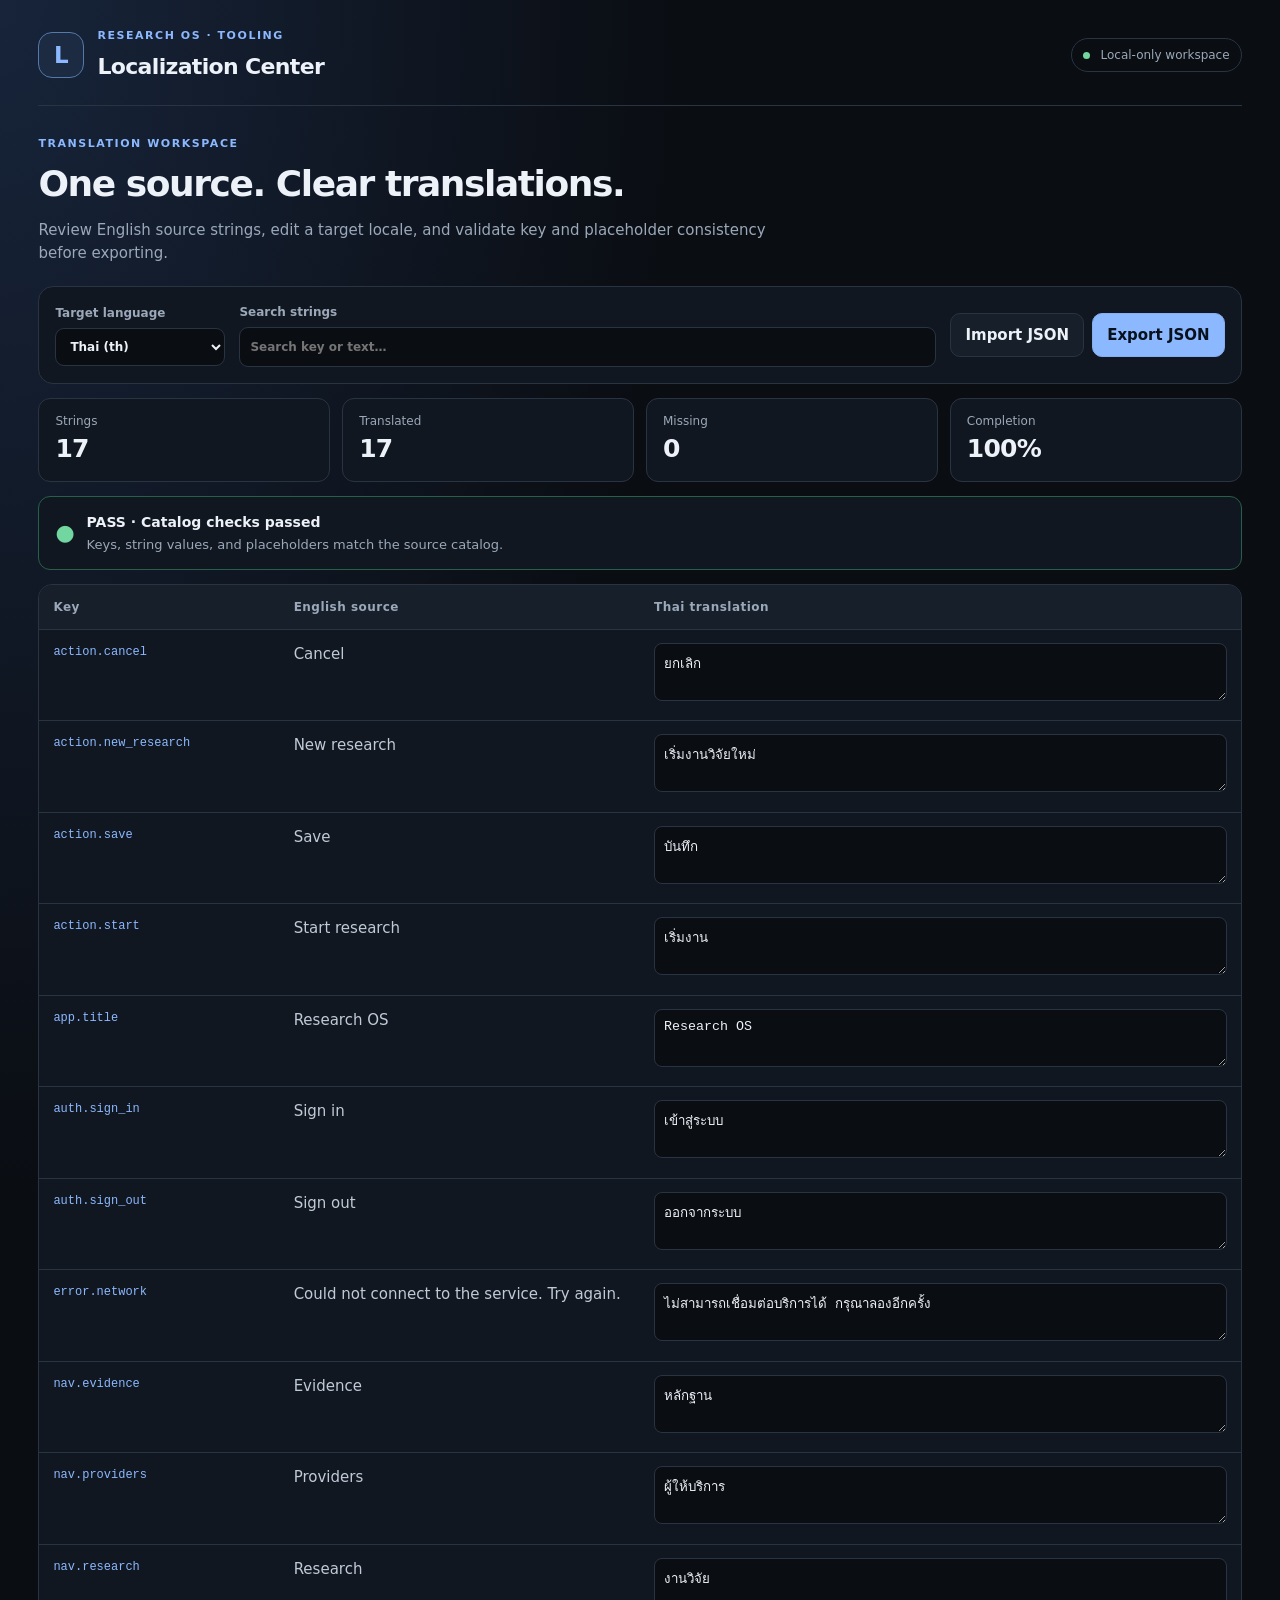
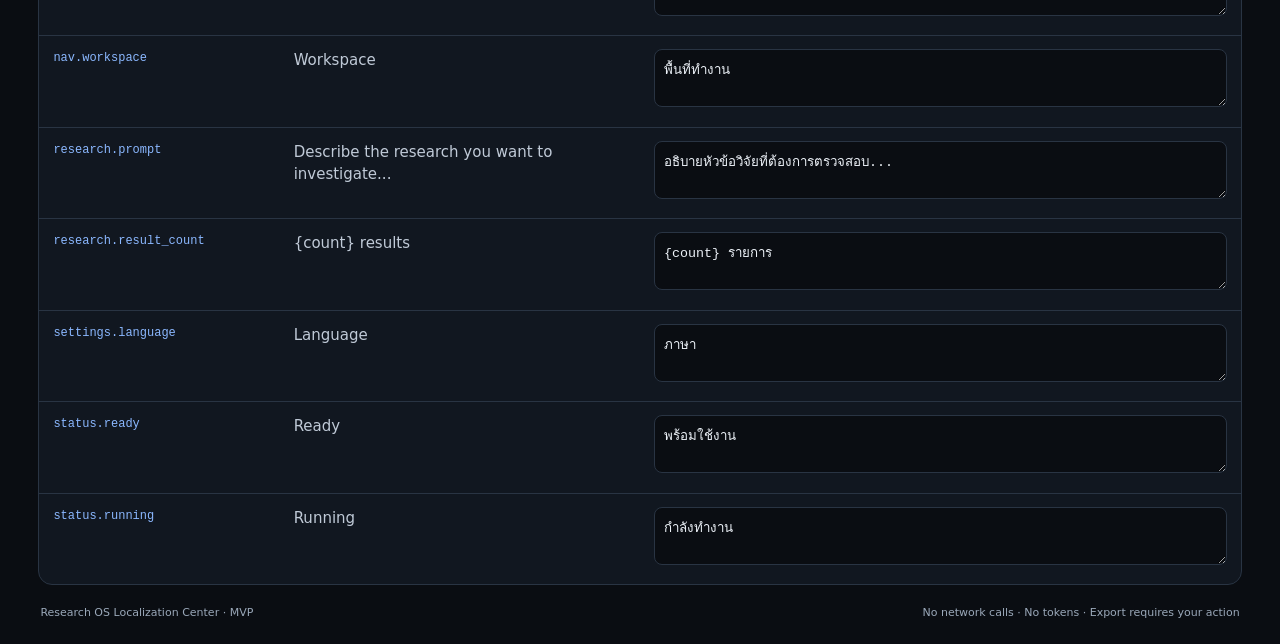
<file: tools/localization_center/index.html>
<!doctype html>
<html lang="en">
<head>
  <meta charset="utf-8">
  <meta name="viewport" content="width=device-width, initial-scale=1">
  <meta name="color-scheme" content="dark light">
  <title>Research OS · Localization Center</title>
  <link rel="stylesheet" href="./styles.css">
  <script src="./app.js" defer></script>
</head>
<body>
  <main class="shell">
    <header class="topbar">
      <div class="brand"><span class="mark">L</span><div><p class="eyebrow">RESEARCH OS · TOOLING</p><h1>Localization Center</h1></div></div>
      <span class="local-badge"><span></span> Local-only workspace</span>
    </header>
    <section class="intro">
      <p class="eyebrow">TRANSLATION WORKSPACE</p>
      <h2>One source. Clear translations.</h2>
      <p>Review English source strings, edit a target locale, and validate key and placeholder consistency before exporting.</p>
    </section>
    <section class="toolbar" aria-label="Translation controls">
      <label>Target language
        <select id="localeSelect" aria-label="Target language">
          <option value="th">Thai (th)</option>
          <option value="en">English (en)</option>
        </select>
      </label>
      <label class="search">Search strings
        <input id="searchInput" type="search" placeholder="Search key or text…" autocomplete="off">
      </label>
      <div class="actions">
        <button id="importButton" class="secondary" type="button">Import JSON</button>
        <input id="importInput" type="file" accept=".json,application/json" hidden>
        <button id="exportButton" type="button">Export JSON</button>
      </div>
    </section>
    <section class="stats" aria-label="Translation progress">
      <article><span>Strings</span><strong id="totalCount">—</strong></article>
      <article><span>Translated</span><strong id="translatedCount">—</strong></article>
      <article><span>Missing</span><strong id="missingCount">—</strong></article>
      <article><span>Completion</span><strong id="completionCount">—</strong></article>
    </section>
    <section class="gate" id="gate" role="status" aria-live="polite">
      <span class="gate-icon" aria-hidden="true">●</span><div><strong id="gateTitle">Checking catalogs…</strong><p id="gateMessage">Validating keys and placeholders.</p></div>
    </section>
    <section class="table-wrap">
      <table>
        <thead><tr><th scope="col">Key</th><th scope="col">English source</th><th scope="col" id="targetHeading">Thai translation</th></tr></thead>
        <tbody id="translationRows"><tr><td colspan="3">Loading catalogs…</td></tr></tbody>
      </table>
    </section>
    <footer><span>Research OS Localization Center · MVP</span><span>No network calls · No tokens · Export requires your action</span></footer>
  </main>
  <dialog id="noticeDialog"><div class="dialog-body"><h2 id="noticeTitle">Notice</h2><p id="noticeText"></p><button id="closeNotice" type="button">Close</button></div></dialog>
</body>
</html>
</file>
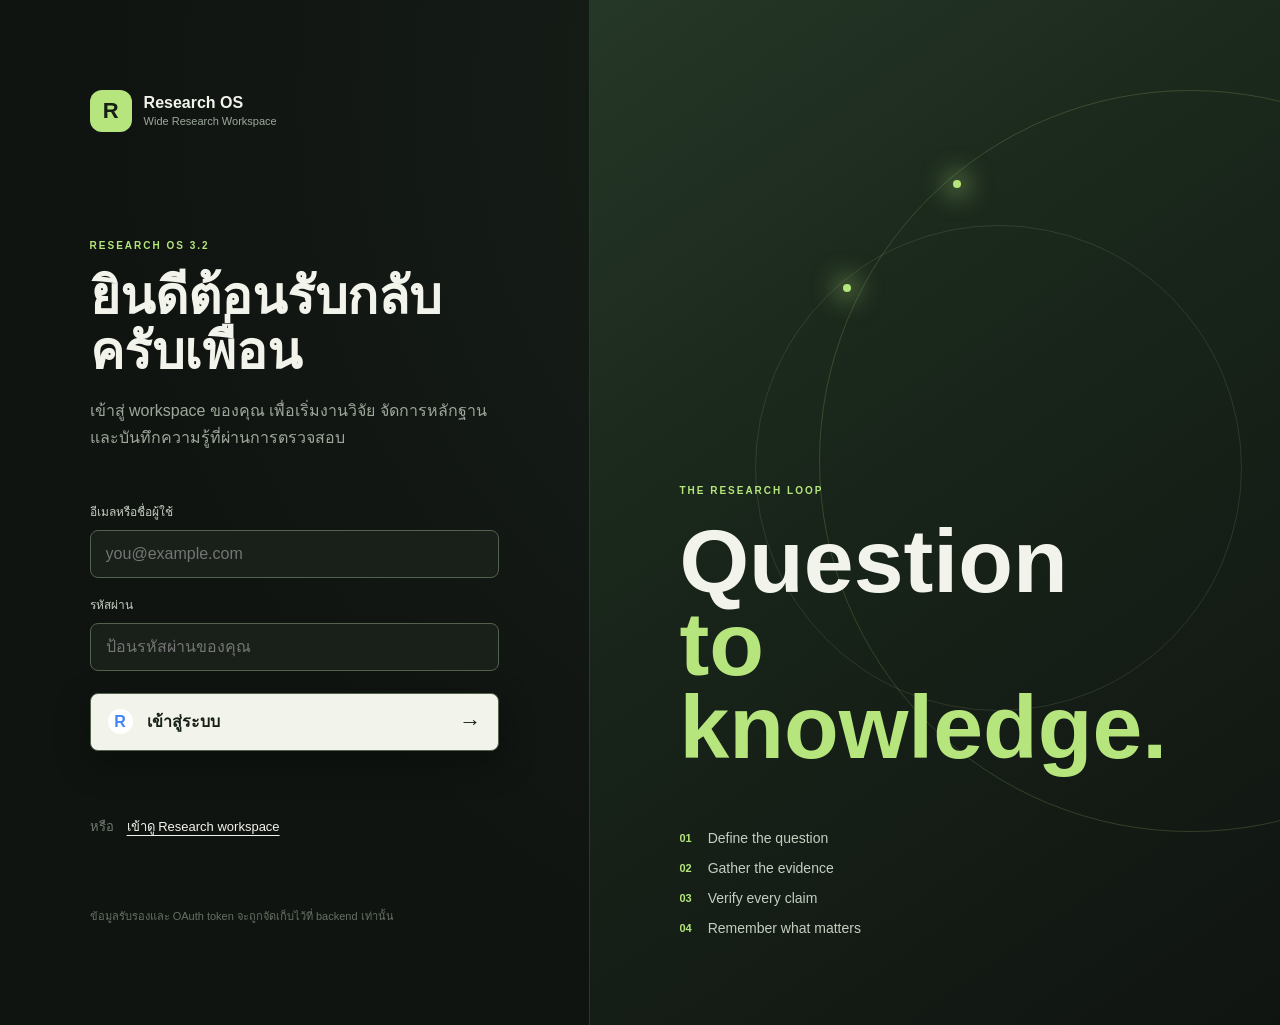
<file: apps/research_os_web/login.html>
<!doctype html>
<html lang="th">
<head>
  <meta charset="utf-8">
  <meta name="viewport" content="width=device-width,initial-scale=1">
  <meta name="theme-color" content="#101411">
  <title>เข้าสู่ Research OS</title>
  <link rel="stylesheet" href="./login.css">
</head>
<body>
  <main class="login-shell">
    <section class="login-panel" aria-labelledby="login-title">
      <a class="brand" href="./" aria-label="กลับไป Research OS">
        <span class="brand-mark">R</span>
        <span><strong>Research OS</strong><small>Wide Research Workspace</small></span>
      </a>

      <div class="login-copy">
        <span class="eyebrow">RESEARCH OS 3.2</span>
        <h1 id="login-title">ยินดีต้อนรับกลับครับเพื่อน</h1>
        <p>เข้าสู่ workspace ของคุณ เพื่อเริ่มงานวิจัย จัดการหลักฐาน และบันทึกความรู้ที่ผ่านการตรวจสอบ</p>
      </div>

      <form id="login-form" class="login-actions">
        <label for="username">อีเมลหรือชื่อผู้ใช้</label>
        <input id="username" name="username" type="text" autocomplete="username" required placeholder="you@example.com">
        <label for="password">รหัสผ่าน</label>
        <input id="password" name="password" type="password" autocomplete="current-password" required placeholder="ป้อนรหัสผ่านของคุณ">
        <button id="login-button" class="google-button" type="submit">
          <span class="google-icon" aria-hidden="true">R</span>
          <span>เข้าสู่ระบบ</span>
          <span class="arrow" aria-hidden="true">&#8594;</span>
        </button>
        <p id="login-status" class="status" role="status" aria-live="polite"></p>
      </form>

      <div class="login-footer">
        <span>หรือ</span>
        <a href="/">เข้าดู Research workspace</a>
      </div>
      <p class="privacy">ข้อมูลรับรองและ OAuth token จะถูกจัดเก็บไว้ที่ backend เท่านั้น</p>
    </section>

    <aside class="login-aside" aria-label="Research loop">
      <div class="orbit orbit-one"></div>
      <div class="orbit orbit-two"></div>
      <div class="aside-content">
        <span class="eyebrow">THE RESEARCH LOOP</span>
        <h2>Question<br><em>to knowledge.</em></h2>
        <div class="loop-list">
          <span><b>01</b> Define the question</span>
          <span><b>02</b> Gather the evidence</span>
          <span><b>03</b> Verify every claim</span>
          <span><b>04</b> Remember what matters</span>
        </div>
      </div>
    </aside>
  </main>
  <script>
    const form = document.getElementById('login-form');
    const button = document.getElementById('login-button');
    const status = document.getElementById('login-status');
    form.addEventListener('submit', async (event) => {
      event.preventDefault();
      button.disabled = true;
      status.textContent = 'กำลังเข้าสู่ระบบ…';
      try {
        const response = await fetch('/v1/auth/login', {
          method: 'POST',
          credentials: 'include',
          headers: {'Content-Type': 'application/json'},
          body: JSON.stringify({
            username: document.getElementById('username').value,
            password: document.getElementById('password').value
          })
        });
        const payload = await response.json();
        if (!response.ok) {
          throw new Error(payload.detail || 'ชื่อผู้ใช้หรือรหัสผ่านไม่ถูกต้อง');
        }
        window.location.assign('./');
      } catch (error) {
        status.textContent = error.message;
        button.disabled = false;
      }
    });
  </script>
</body>
</html>
</file>
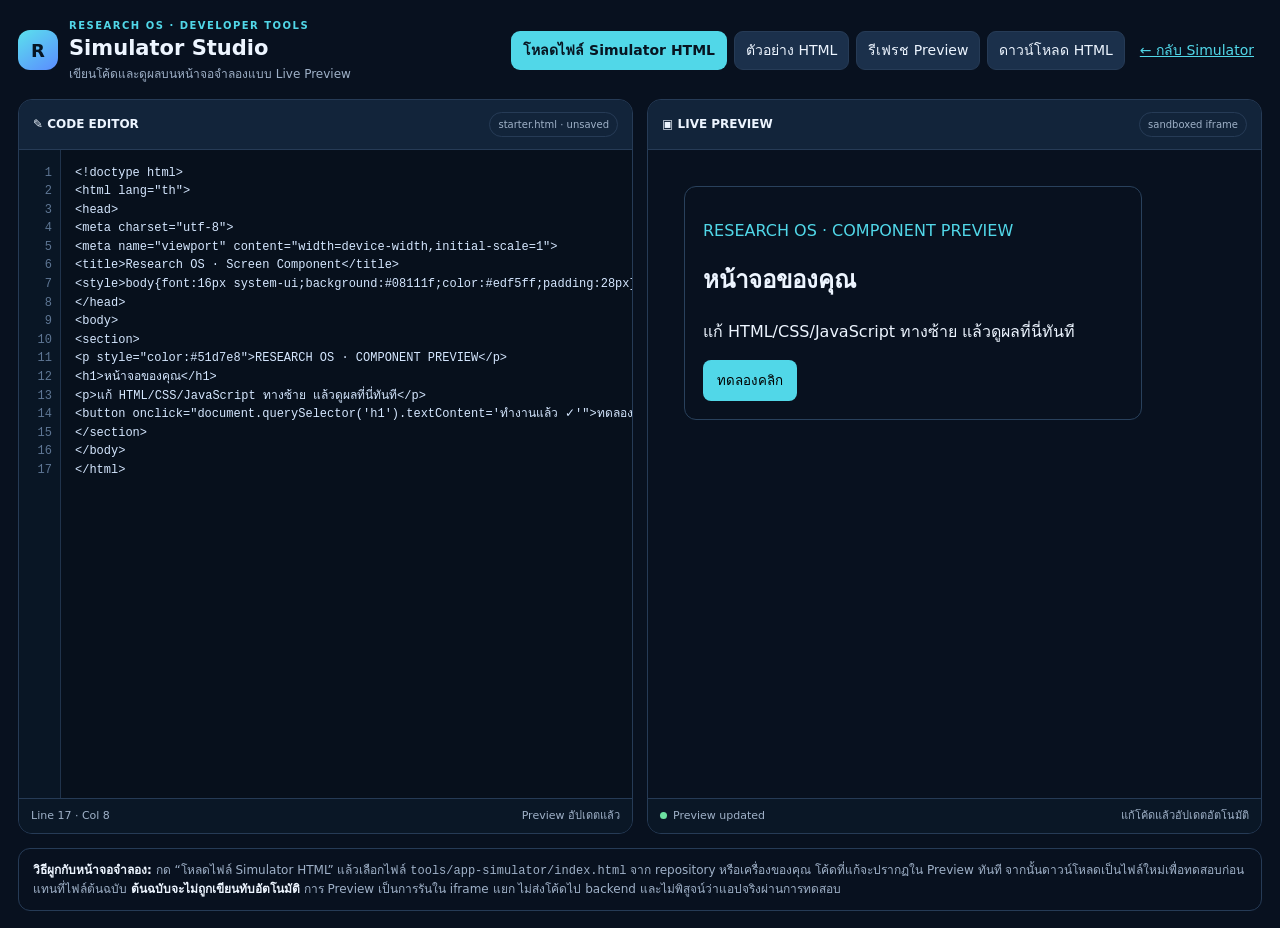
<file: tools/app-simulator/studio.html>
<!doctype html>
<html lang="th">
<head>
<meta charset="utf-8"><meta name="viewport" content="width=device-width,initial-scale=1">
<title>Research OS · Simulator Studio</title>
<style>
:root{color-scheme:dark;--bg:#08111f;--panel:#101d30;--line:#263b56;--text:#edf5ff;--muted:#9fb1c8;--cyan:#51d7e8;--green:#6ce0a1;--amber:#ffcc75;--red:#ff8188}
*{box-sizing:border-box}body{margin:0;background:var(--bg);color:var(--text);font:14px/1.5 system-ui,-apple-system,"Segoe UI",sans-serif}button,input{font:inherit}button{cursor:pointer;border:1px solid var(--line);border-radius:9px;padding:8px 11px;background:#1b304b;color:var(--text)}button:hover{border-color:var(--cyan)}button:focus-visible,input:focus-visible,textarea:focus-visible{outline:2px solid var(--cyan);outline-offset:2px}.primary{background:var(--cyan);color:#071522;border-color:transparent;font-weight:750}.app{max-width:1600px;margin:auto;padding:18px}.top{display:flex;align-items:center;justify-content:space-between;gap:14px;margin-bottom:16px}.brand{display:flex;align-items:center;gap:11px}.logo{display:grid;place-items:center;width:40px;height:40px;border-radius:12px;background:linear-gradient(145deg,#5be1ed,#5b8cff);color:#061523;font-weight:900;font-size:18px}.eyebrow{font-size:10px;letter-spacing:.15em;color:var(--cyan);font-weight:800}.top h1{font-size:21px;margin:0}.sub,.muted{color:var(--muted);font-size:12px}.tools{display:flex;flex-wrap:wrap;gap:7px}.layout{display:grid;grid-template-columns:minmax(0,1fr) minmax(0,1fr);gap:14px}.panel{border:1px solid var(--line);background:var(--panel);border-radius:14px;overflow:hidden;min-width:0}.panel-head{display:flex;justify-content:space-between;align-items:center;gap:10px;padding:12px 14px;border-bottom:1px solid var(--line);background:#12243a}.panel-head strong{font-size:12px}.pill{font-size:10px;border:1px solid var(--line);padding:4px 8px;border-radius:99px;color:var(--muted)}.editor-wrap{display:grid;grid-template-columns:42px minmax(0,1fr);height:min(72vh,780px);min-height:420px;background:#07101c}.lines{margin:0;padding:14px 8px;text-align:right;white-space:pre;overflow:hidden;color:#5e7694;background:#091625;border-right:1px solid #20334b;font:12px/1.55 ui-monospace,SFMono-Regular,Consolas,monospace;user-select:none}.code{width:100%;height:100%;resize:none;border:0;border-radius:0;padding:14px;background:#07101c;color:#d5e7ff;font:12px/1.55 ui-monospace,SFMono-Regular,Consolas,monospace;tab-size:2;white-space:pre;overflow:auto;outline:none}.code:focus-visible{outline:none}.preview-wrap{height:min(72vh,780px);min-height:420px;background:#fff}.preview{border:0;width:100%;height:100%;background:#fff}.statusbar{display:flex;justify-content:space-between;gap:10px;flex-wrap:wrap;padding:9px 12px;background:#0a1726;border-top:1px solid var(--line);font-size:11px;color:var(--muted)}.status{display:flex;gap:6px;align-items:center}.dot{width:7px;height:7px;border-radius:50%;background:var(--green)}.dot.warn{background:var(--amber)}.dot.bad{background:var(--red)}.note{margin-top:14px;padding:12px 14px;border:1px solid var(--line);border-radius:12px;color:var(--muted);font-size:12px}.note b{color:var(--text)}.hidden{display:none!important}@media(max-width:850px){.app{padding:10px}.top{align-items:flex-start;flex-direction:column}.layout{grid-template-columns:1fr}.editor-wrap,.preview-wrap{height:60vh;min-height:340px}}
</style>
</head>
<body><main class="app">
<header class="top"><div class="brand"><div class="logo">R</div><div><div class="eyebrow">RESEARCH OS · DEVELOPER TOOLS</div><h1>Simulator Studio</h1><div class="sub">เขียนโค้ดและดูผลบนหน้าจอจำลองแบบ Live Preview</div></div></div><div class="tools"><button id="loadBtn" class="primary">โหลดไฟล์ Simulator HTML</button><input id="fileInput" class="hidden" type="file" accept=".html,.htm,text/html"><button id="starterBtn">ตัวอย่าง HTML</button><button id="refreshBtn">รีเฟรช Preview</button><button id="downloadBtn">ดาวน์โหลด HTML</button><a href="index.html" style="color:var(--cyan);align-self:center;padding:8px">← กลับ Simulator</a></div></header>
<div class="layout">
<section class="panel"><div class="panel-head"><strong>✎ CODE EDITOR</strong><span id="fileName" class="pill">starter.html · unsaved</span></div><div class="editor-wrap"><pre class="lines" id="lines">1</pre><textarea id="code" class="code" spellcheck="false" autocapitalize="off" autocomplete="off" aria-label="HTML code editor" wrap="off"></textarea></div><div class="statusbar"><span id="lineInfo">Line 1 · Col 1</span><span id="editStatus">พร้อมแก้ไข</span></div></section>
<section class="panel"><div class="panel-head"><strong>▣ LIVE PREVIEW</strong><span class="pill">sandboxed iframe</span></div><div class="preview-wrap"><iframe id="preview" class="preview" title="Live code preview" sandbox="allow-scripts allow-forms allow-modals"></iframe></div><div class="statusbar"><span id="previewStatus" class="status"><i class="dot"></i> Preview พร้อมใช้งาน</span><span>แก้โค้ดแล้วอัปเดตอัตโนมัติ</span></div></section>
</div>
<div class="note"><b>วิธีผูกกับหน้าจอจำลอง:</b> กด “โหลดไฟล์ Simulator HTML” แล้วเลือกไฟล์ <code>tools/app-simulator/index.html</code> จาก repository หรือเครื่องของคุณ โค้ดที่แก้จะปรากฏใน Preview ทันที จากนั้นดาวน์โหลดเป็นไฟล์ใหม่เพื่อทดสอบก่อนแทนที่ไฟล์ต้นฉบับ <b>ต้นฉบับจะไม่ถูกเขียนทับอัตโนมัติ</b> การ Preview เป็นการรันใน iframe แยก ไม่ส่งโค้ดไป backend และไม่พิสูจน์ว่าแอปจริงผ่านการทดสอบ</div>
</main>
<script>
(()=>{'use strict';
const $=id=>document.getElementById(id);let fileName='starter.html',timer=null,lastRendered='';
const starter='<!doctype html>\n<html lang="th">\n<head>\n<meta charset="utf-8">\n<meta name="viewport" content="width=device-width,initial-scale=1">\n<title>Research OS · Screen Component</title>\n<style>body{font:16px system-ui;background:#08111f;color:#edf5ff;padding:28px}button{background:#51d7e8;border:0;border-radius:8px;padding:10px 14px;cursor:pointer}section{border:1px solid #29415c;border-radius:12px;padding:18px;max-width:420px}</style>\n</head>\n<body>\n<section>\n<p style="color:#51d7e8">RESEARCH OS · COMPONENT PREVIEW</p>\n<h1>หน้าจอของคุณ</h1>\n<p>แก้ HTML/CSS/JavaScript ทางซ้าย แล้วดูผลที่นี่ทันที</p>\n<button onclick="document.querySelector(\'h1\').textContent=\'ทำงานแล้ว ✓\'">ทดลองคลิก</button>\n</section>\n</body>\n</html>';
function countLines(){const n=$('code').value.split('\n').length;$('lines').textContent=Array.from({length:n},(_,i)=>i+1).join('\n');}
function updateInfo(){const v=$('code').value.slice(0,$('code').selectionStart);const parts=v.split('\n');$('lineInfo').textContent='Line '+parts.length+' · Col '+(parts[parts.length-1].length+1);countLines()}
function preview(){clearTimeout(timer);timer=setTimeout(()=>{const value=$('code').value;$('preview').srcdoc=value;lastRendered=value;$('previewStatus').innerHTML='<i class="dot"></i> Preview updated';$('editStatus').textContent='Preview อัปเดตแล้ว';},120)}
function setCode(value,name){$('code').value=value;fileName=name;$('fileName').textContent=name+' · unsaved';updateInfo();preview()}
$('code').addEventListener('input',()=>{updateInfo();$('fileName').textContent=fileName+' · unsaved';$('editStatus').textContent='มีการแก้ไข';preview()});
$('code').addEventListener('click',updateInfo);$('code').addEventListener('keyup',updateInfo);$('code').addEventListener('scroll',()=>$('lines').scrollTop=$('code').scrollTop);
$('code').addEventListener('keydown',e=>{if(e.key==='Tab'){e.preventDefault();const el=$('code'),s=el.selectionStart,en=el.selectionEnd;el.setRangeText('  ',s,en,'end');el.dispatchEvent(new Event('input'))}if((e.ctrlKey||e.metaKey)&&e.key==='Enter'){e.preventDefault();preview()}});
$('loadBtn').addEventListener('click',()=>$('fileInput').click());
$('fileInput').addEventListener('change',async e=>{const f=e.target.files&&e.target.files[0];if(!f)return;if(f.size>2*1024*1024){$('editStatus').textContent='ไฟล์เกิน 2 MB';$('previewStatus').innerHTML='<i class="dot bad"></i> File too large';return}try{setCode(await f.text(),f.name);$('fileName').textContent=f.name+' · loaded';$('editStatus').textContent='โหลดไฟล์สำเร็จ';$('previewStatus').innerHTML='<i class="dot"></i> Loaded local HTML'}catch(err){$('editStatus').textContent='อ่านไฟล์ไม่สำเร็จ'}e.target.value=''});
$('starterBtn').addEventListener('click',()=>setCode(starter,'starter.html'));
$('refreshBtn').addEventListener('click',()=>{preview();$('editStatus').textContent='สั่งรีเฟรช Preview'});
$('downloadBtn').addEventListener('click',()=>{const blob=new Blob([$('code').value],{type:'text/html;charset=utf-8'}),url=URL.createObjectURL(blob),a=document.createElement('a');a.href=url;const base=(fileName||'screen.html').replace(/\.(html?|txt)$/i,'');a.download=base+'-edited.html';document.body.appendChild(a);a.click();a.remove();setTimeout(()=>URL.revokeObjectURL(url),1000);$('fileName').textContent=fileName+' · downloaded';$('editStatus').textContent='ดาวน์โหลดไฟล์แล้ว'});
setCode(starter,'starter.html');
})();
</script></body></html>
</file>
<file: apps/research_os_web/app.css>
:root{color-scheme:dark;font-family:Inter,ui-sans-serif,system-ui,-apple-system,BlinkMacSystemFont,"Segoe UI",sans-serif;--bg:#080d17;--panel:#0d1523;--panel2:#111d2e;--line:#202d40;--line2:#2a3b52;--text:#e8eef8;--muted:#8796aa;--dim:#5c6b80;--accent:#8b9cff;--accent2:#62d6c5;--good:#5bd6a1;--warn:#e8bd69;--danger:#f07d8d}*{box-sizing:border-box}html,body{width:100%;height:100%;min-height:100%;margin:0;overflow:hidden;background:var(--bg);color:var(--text)}body{background:radial-gradient(ellipse at 75% -15%,rgba(91,111,210,.16),transparent 40%),var(--bg)}button,textarea{font:inherit}button{cursor:pointer}button:focus-visible,textarea:focus-visible{outline:2px solid var(--accent);outline-offset:2px}.app-shell{height:100dvh;min-height:0;display:grid;grid-template-columns:268px minmax(0,1fr);overflow:hidden}.sidebar{height:100dvh;min-height:0;display:flex;flex-direction:column;background:rgba(10,17,29,.97);border-right:1px solid var(--line);padding:18px 13px 12px;overflow:hidden;z-index:30}.brand{display:flex;align-items:center;gap:10px;padding:2px 8px 18px}.brand-mark{width:35px;height:35px;display:grid;place-items:center;border-radius:11px;background:linear-gradient(145deg,#a9b4ff,#69d8ce);color:#111a2c;font-size:19px;font-weight:900;box-shadow:0 5px 22px #768cff30}.brand strong,.brand span{display:block}.brand strong{font-size:11px;letter-spacing:.13em}.brand span{margin-top:4px;color:var(--dim);font-size:8px;letter-spacing:.14em}.mobile-close{display:none;margin-left:auto}.new-research{width:100%;height:40px;border:1px solid #34445e;border-radius:9px;background:linear-gradient(110deg,#202c49,#18243a);color:#eef1ff;text-align:left;padding:0 12px;font-size:11px;font-weight:650}.new-research span{font-size:17px;margin-right:8px;color:#b6c0ff}.nav{flex:1;min-height:0;overflow-y:auto;scrollbar-width:thin;scrollbar-color:#34435b transparent;margin:17px -3px 12px;padding:0 3px}.nav-label{padding:14px 9px 6px;color:#64748a;font-size:8px;letter-spacing:.16em;font-weight:750}.nav-label:first-child{padding-top:2px}.nav-link{display:flex;align-items:center;gap:10px;width:100%;height:34px;padding:0 9px;margin:2px 0;border:1px solid transparent;border-radius:7px;background:transparent;color:#9ba9bd;text-align:left;font-size:10px;white-space:nowrap}.nav-link>span:first-child{width:17px;color:#7788a5;font-size:13px;text-align:center}.nav-link:hover{background:#141f31;color:#e4ebfa}.nav-link.active{background:linear-gradient(100deg,#25304c,#1a2940);border-color:#354564;color:#f0f2ff}.nav-link.active>span:first-child{color:#aeb9ff}.nav-link kbd{margin-left:auto;color:#71809a;font-size:8px}.sidebar-footer{border-top:1px solid var(--line);padding:11px 2px 0;flex-shrink:0}.service-state{display:flex;align-items:center;gap:9px;padding:5px 7px 12px}.service-state>i,.connection-pill i{width:7px;height:7px;flex:none;border-radius:50%;background:var(--warn);box-shadow:0 0 10px #e8bd6960}.service-state strong,.service-state small{display:block}.service-state strong{font-size:9px}.service-state small{margin-top:3px;color:var(--dim);font-size:8px}.account-row{display:flex;align-items:center;gap:8px;padding:9px 5px 4px;border-top:1px solid #1c293b}.account-avatar{width:27px;height:27px;display:grid;place-items:center;border:1px solid #475477;border-radius:9px;background:#1b2940;color:#c5ceff;font-size:10px;font-weight:800}.account-copy{min-width:0;flex:1}.account-copy strong,.account-copy small{display:block;overflow:hidden;text-overflow:ellipsis;white-space:nowrap}.account-copy strong{font-size:9px}.account-copy small{margin-top:3px;color:var(--dim);font-size:8px}.account-action,.login-options-trigger{border:1px solid var(--line2);border-radius:6px;background:#111c2d;color:#b9c6db;padding:5px 7px;font-size:8px}.login-options-trigger{margin:5px 0 0 39px}.login-options{display:grid;gap:6px;padding:8px 6px}.login-options input{min-width:0;width:100%;padding:8px;border:1px solid var(--line2);border-radius:6px;background:#0b1422;color:var(--text)}.main{height:100dvh;min-width:0;min-height:0;display:flex;flex-direction:column;overflow:hidden}.topbar{height:53px;flex:none;display:flex;align-items:center;justify-content:space-between;padding:0 22px;border-bottom:1px solid var(--line);background:#0a1220cc}.topbar-left,.topbar-right{display:flex;align-items:center;gap:13px}.breadcrumb{display:flex;align-items:center;gap:9px;font-size:10px}.breadcrumb span,.breadcrumb b{color:var(--dim);font-weight:450}.breadcrumb strong{color:#d9e2f2;font-weight:600}.topbar-right{gap:10px}.connection-pill{display:flex;align-items:center;gap:7px;color:#8797ad;font-size:9px}.connection-pill i{width:6px;height:6px}.icon-btn,.menu-toggle{width:29px;height:29px;border:1px solid var(--line);border-radius:7px;background:#111c2c;color:#aab8cc}.menu-toggle{display:none}.chat-view{flex:1;min-height:0;display:flex;flex-direction:column;overflow:hidden}.conversation-heading{display:flex;align-items:center;justify-content:space-between;gap:14px;padding:17px 26px 14px;border-bottom:1px solid #1b293b;background:linear-gradient(90deg,#0d1728,#0d1523)}.eyebrow{color:#8291aa;font-size:8px;letter-spacing:.17em;font-weight:750}.conversation-heading h1{margin:5px 0 3px;font-size:17px;letter-spacing:-.025em;font-weight:650}.conversation-heading p{margin:0;color:#8291a6;font-size:9px}.heading-actions{display:flex;align-items:center;gap:8px}.state{border:1px solid #30405a;border-radius:20px;padding:5px 9px;color:#aab8d1;font-size:8px;letter-spacing:.08em}.subtle-button{border:1px solid var(--line);border-radius:7px;background:#111c2c;color:#9caac0;padding:6px 9px;font-size:8px}.conversation-scroll{flex:1;min-height:0;overflow-y:auto;overscroll-behavior:contain;scrollbar-color:#34445d transparent;scrollbar-width:thin}.messages{width:min(100%,980px);min-height:100%;margin:0 auto;padding:28px 30px 34px;display:flex;flex-direction:column;gap:16px}.empty-state{width:min(100%,650px);margin:auto;display:flex;flex-direction:column;align-items:center;text-align:center;padding:35px 12px}.welcome-mark{width:53px;height:53px;display:grid;place-items:center;margin-bottom:17px;border:1px solid #394a72;border-radius:17px;background:linear-gradient(145deg,#1b2945,#142d3c);color:#c5ceff;font-size:27px;font-weight:800;box-shadow:0 12px 40px #5d6cbd20}.empty-state h2{margin:10px 0 7px;font-size:clamp(21px,3vw,29px);font-weight:620;letter-spacing:-.04em}.empty-state p{max-width:470px;margin:0;color:#8797ad;font-size:11px;line-height:1.8}.suggestions{display:flex;justify-content:center;flex-wrap:wrap;gap:7px;margin-top:22px}.suggestions button{border:1px solid #2b3b54;border-radius:20px;background:#101c2d;color:#aab8d0;padding:8px 11px;font-size:9px}.suggestions button:hover{border-color:#6978b5;background:#192640;color:#e3e9ff}.message{max-width:min(84%,760px);padding:13px 16px;border:1px solid #27364b;border-radius:13px;background:#111d2d;color:#d6dfed;font-size:12px;line-height:1.75;white-space:pre-wrap;overflow-wrap:anywhere}.message.user{align-self:flex-end;border-color:#39466f;background:linear-gradient(130deg,#202c4a,#192b40);color:#eef1ff;border-bottom-right-radius:4px}.message.assistant{align-self:flex-start;border-bottom-left-radius:4px}.message.system{align-self:center;max-width:90%;background:#161e2b;color:#9cacc1;font-size:10px}.composer-dock{flex:none;padding:12px 22px max(9px,env(safe-area-inset-bottom));border-top:1px solid var(--line);background:linear-gradient(180deg,#0b1422,#0a1220)}.research-composer{width:min(100%,940px);margin:0 auto;border:1px solid #354763;border-radius:13px;background:#101c2c;box-shadow:0 12px 36px #0003;overflow:hidden}.research-composer:focus-within{border-color:#7180c0;box-shadow:0 0 0 2px #7180c020,0 12px 36px #0003}.research-composer textarea{display:block;width:100%;min-height:52px;max-height:180px;resize:vertical;padding:14px 16px 7px;border:0;outline:0;background:transparent;color:#e7eef9;font-size:12px;line-height:1.6}.research-composer textarea::placeholder{color:#708199}.composer-bottom{display:flex;align-items:center;justify-content:space-between;gap:12px;padding:7px 9px 9px}.composer-tools{display:flex;align-items:center;gap:10px}.tool-chip{border:1px solid #2d3d55;border-radius:7px;background:#152238;color:#aebbd0;padding:6px 9px;font-size:9px}.tool-chip span{margin-left:5px;color:var(--accent2);font-size:8px}.tool-chip.enabled{border-color:#455785}.composer-hint{color:#65758d;font-size:8px}.run-btn{display:flex;align-items:center;gap:12px;border:1px solid #9aa7ff;border-radius:8px;background:linear-gradient(135deg,#aab3ff,#7f9df4);color:#111a31;padding:7px 10px 7px 13px;font-size:9px;font-weight:800}.run-btn b{width:19px;height:19px;display:grid;place-items:center;border-radius:5px;background:#26375e;color:#eef0ff;font-size:13px}.run-btn:disabled{opacity:.55;cursor:wait}.composer-note{width:min(100%,940px);margin:6px auto 0;color:#617189;text-align:center;font-size:8px}.registry-view{flex:1;min-height:0;overflow:auto;padding:30px clamp(18px,4vw,54px)}.registry-heading h1{margin:8px 0;font-size:26px;letter-spacing:-.04em}.registry-heading p{color:var(--muted);font-size:11px}.registry-notice{display:flex;gap:12px;margin:22px 0;padding:14px;border:1px solid #35445e;border-radius:10px;background:#101b2b}.registry-notice>b{width:22px;height:22px;display:grid;place-items:center;border-radius:50%;background:#293958;color:#bdc8ff}.registry-notice strong{font-size:10px}.registry-notice p{margin:5px 0 0;color:#8999af;font-size:9px;line-height:1.6}.registry-grid{display:grid;grid-template-columns:repeat(3,minmax(0,1fr));gap:12px}.registry-card{min-height:142px;padding:17px;border:1px solid #27364b;border-radius:11px;background:linear-gradient(145deg,#111d2d,#0e1827)}.registry-card>span{color:#8e9acb;font-size:8px;letter-spacing:.13em}.registry-card h2{margin:11px 0 7px;font-size:14px}.registry-card p{margin:0;color:#8b9ab0;font-size:10px;line-height:1.7}.return-chat{margin-top:20px}.sr-only{position:absolute;width:1px;height:1px;padding:0;margin:-1px;overflow:hidden;clip:rect(0,0,0,0);white-space:nowrap;border:0}.sidebar-scrim{display:none}[hidden]{display:none!important}@media(min-width:1500px){.app-shell{grid-template-columns:286px minmax(0,1fr)}.messages{width:min(100%,1080px)}.conversation-heading{padding-left:36px;padding-right:36px}}@media(max-width:1050px){.app-shell{grid-template-columns:240px minmax(0,1fr)}.registry-grid{grid-template-columns:repeat(2,minmax(0,1fr))}.composer-hint{display:none}}@media(max-width:760px){html,body{height:100%;overflow:hidden}.app-shell{grid-template-columns:minmax(0,1fr)}.sidebar{position:fixed;inset:0 auto 0 0;width:min(300px,86vw);height:100dvh;transform:translateX(-105%);transition:transform .22s ease;box-shadow:20px 0 60px #0008}.sidebar.open{transform:translateX(0)}.sidebar-scrim.open{display:block;position:fixed;inset:0;background:#020611a8;z-index:20}.mobile-close{display:block;border:1px solid var(--line);border-radius:7px;background:#111c2c;color:#b9c7db;width:27px;height:27px}.menu-toggle{display:block}.topbar{height:48px;padding:0 12px}.topbar-left,.topbar-right{gap:8px}.connection-pill{font-size:8px}.conversation-heading{padding:13px 14px 11px}.conversation-heading h1{font-size:15px}.conversation-heading p{font-size:8px}.heading-actions{gap:5px}.subtle-button{padding:6px}.messages{padding:20px 13px 24px}.message{max-width:92%;font-size:11px}.composer-dock{padding:9px 10px max(8px,env(safe-area-inset-bottom))}.research-composer textarea{min-height:48px;padding:12px 12px 5px}.composer-hint{display:none}.registry-view{padding:22px 14px}.registry-grid{grid-template-columns:1fr 1fr;gap:8px}.registry-card{padding:13px;min-height:136px}.registry-card h2{font-size:12px}.registry-card p{font-size:9px}}@media(max-width:430px){.breadcrumb{font-size:9px}.connection-pill span{max-width:75px;overflow:hidden;white-space:nowrap}.conversation-heading p{max-width:230px}.state{padding:4px 6px}.registry-grid{grid-template-columns:1fr}.empty-state h2{font-size:22px}.suggestions{flex-direction:column;width:100%}.suggestions button{width:100%}.composer-tools{gap:5px}.tool-chip{padding:6px 7px}.composer-note{font-size:7px}}@media(prefers-reduced-motion:reduce){*,*::before,*::after{scroll-behavior:auto!important;transition:none!important;animation:none!important}}
.focus-mode .app-shell{grid-template-columns:minmax(0,1fr)}.focus-mode .sidebar{display:none}.focus-mode .topbar{background:#080f1b}.focus-mode .conversation-heading{padding-left:clamp(18px,4vw,54px);padding-right:clamp(18px,4vw,54px)}.focus-mode .messages{width:min(100%,1120px)}


.home-view{flex:1;min-height:0;overflow-y:auto;overscroll-behavior:contain;padding:clamp(18px,3vw,34px) clamp(16px,3.5vw,42px);scrollbar-width:thin;scrollbar-color:#34445d transparent}
.home-heading{display:flex;align-items:flex-end;justify-content:space-between;gap:18px;margin-bottom:18px}
.home-heading h1{margin:7px 0 5px;font-size:clamp(22px,3vw,30px);letter-spacing:-.04em}
.home-heading p{margin:0;color:var(--muted);font-size:10px}
.home-heading-actions{display:flex;align-items:center;gap:10px;color:var(--dim);font-size:8px;white-space:nowrap}
.home-status{margin-bottom:14px;padding:10px 13px;border:1px solid var(--line2);border-radius:8px;background:#101a2a;color:#aab9cf;font-size:9px;line-height:1.6}
.home-metrics{display:grid;grid-template-columns:repeat(4,minmax(0,1fr));gap:10px;margin-bottom:13px}
.home-metric{min-width:0;padding:15px;border:1px solid #27364b;border-radius:10px;background:linear-gradient(145deg,#121e30,#0e1827)}
.home-metric>span{display:block;color:#8493ae;font-size:8px;letter-spacing:.14em;font-weight:750}
.home-metric strong{display:block;margin:10px 0 5px;color:#e7edf9;font-size:20px;font-weight:650;letter-spacing:-.03em}
.home-metric small{display:block;color:#8191a8;font-size:8px;line-height:1.5}
.home-grid{display:grid;grid-template-columns:repeat(2,minmax(0,1fr));gap:12px}
.home-panel{min-width:0;padding:15px;border:1px solid #27364b;border-radius:10px;background:linear-gradient(145deg,#111d2d,#0d1726)}
.home-panel>header{display:flex;align-items:center;justify-content:space-between;gap:12px;margin-bottom:12px}
.home-panel h2{margin:4px 0 0;font-size:14px;font-weight:650}
.panel-meta{color:#8191a8;font-size:8px;white-space:nowrap}
.home-list{min-height:76px}
.home-list-item{display:flex;align-items:center;justify-content:space-between;gap:10px;padding:9px 0;border-top:1px solid #202d40}
.home-list-copy{min-width:0;display:flex;flex-direction:column;gap:4px}
.home-list-copy strong{overflow:hidden;color:#dce5f2;font-size:9px;font-weight:600;text-overflow:ellipsis;white-space:nowrap}
.home-list-copy small{overflow:hidden;color:#7889a1;font-size:8px;text-overflow:ellipsis;white-space:nowrap}
.home-status-tag{flex:none;max-width:46%;overflow:hidden;padding:4px 6px;border:1px solid #33445c;border-radius:20px;color:#aab8cc;font-size:7px;text-overflow:ellipsis;white-space:nowrap}
.status-completed,.status-connected,.status-info,.status-success{border-color:#285744;background:#12281f;color:#8edbb4}
.status-failed,.status-revoked,.status-error{border-color:#603843;background:#2b1820;color:#f0a0ad}
.status-running,.status-assigned,.status-checkpointing{border-color:#3a4f79;background:#18243c;color:#b6c6ff}
.status-waiting_for_local_agent,.status-queued,.status-no-recent-heartbeat,.status-retry_wait,.status-warn{border-color:#675438;background:#2b2418;color:#e8c17b}
.home-empty{padding:20px 8px;color:#718199;text-align:center;font-size:9px}
.home-security-list{display:grid;gap:0;margin:0;padding:0;list-style:none}
.home-security-list li{display:flex;align-items:center;justify-content:space-between;gap:12px;padding:10px 0;border-top:1px solid #202d40;color:#b8c5d8;font-size:9px}
.home-security-list strong{font-size:8px;white-space:nowrap}
.state-ok{color:var(--good)}.state-warn{color:var(--warn)}
.home-panel-note{margin:10px 0 0;color:#7f8ea4;font-size:8px;line-height:1.6}
.home-actions{display:flex;align-items:center;gap:9px;margin-top:17px}
@media(max-width:1050px){.home-metrics{grid-template-columns:repeat(2,minmax(0,1fr))}}
@media(max-width:760px){.home-view{padding:18px 13px max(20px,env(safe-area-inset-bottom))}.home-heading{align-items:flex-start;flex-direction:column;gap:10px}.home-heading-actions{width:100%;justify-content:space-between}.home-grid{grid-template-columns:1fr}.home-metrics{gap:8px}.home-metric{padding:12px}.home-metric strong{font-size:18px}.home-panel{padding:13px}.home-actions{flex-wrap:wrap}}
@media(max-width:430px){.home-metrics{grid-template-columns:1fr 1fr}.home-metric small{font-size:7px}.home-security-list li{align-items:flex-start;flex-direction:column;gap:4px}.home-status-tag{max-width:48%}}


.admin-view{flex:1;min-height:0;overflow-y:auto;overscroll-behavior:contain;padding:clamp(18px,3vw,34px) clamp(16px,3.5vw,42px)}
.admin-heading{display:flex;align-items:flex-end;justify-content:space-between;gap:18px;margin-bottom:18px}
.admin-heading h1{margin:7px 0 5px;font-size:clamp(22px,3vw,30px);letter-spacing:-.04em}
.admin-heading p{margin:0;color:var(--muted);font-size:10px}
.admin-heading-actions{display:flex;align-items:center;gap:10px;color:var(--dim);font-size:8px;white-space:nowrap}
.admin-status{margin-bottom:14px;padding:10px 13px;border:1px solid var(--line2);border-radius:8px;background:#101a2a;color:#aab9cf;font-size:9px;line-height:1.6}
.admin-metrics{display:grid;grid-template-columns:repeat(4,minmax(0,1fr));gap:10px;margin-bottom:13px}
.admin-metric{padding:15px;border:1px solid #27364b;border-radius:10px;background:linear-gradient(145deg,#121e30,#0e1827)}
.admin-metric span{display:block;color:#8493ae;font-size:8px;letter-spacing:.14em;font-weight:750}
.admin-metric strong{display:block;margin-top:10px;color:#e7edf9;font-size:21px;font-weight:650}
.admin-grid{display:grid;grid-template-columns:repeat(2,minmax(0,1fr));gap:12px}
.admin-panel{min-width:0;padding:15px;border:1px solid #27364b;border-radius:10px;background:linear-gradient(145deg,#111d2d,#0d1726)}
.admin-panel>header{display:flex;align-items:center;justify-content:space-between;margin-bottom:12px}
.admin-panel h2{margin:4px 0 0;font-size:14px;font-weight:650}
.admin-list-item{display:flex;flex-direction:column;gap:4px;padding:10px 0;border-top:1px solid #202d40}
.admin-list-item strong{color:#dce5f2;font-size:9px;font-weight:600}
.admin-list-item small{color:#7889a1;font-size:8px;overflow-wrap:anywhere}
.admin-audit-panel{grid-column:1/-1}
.admin-note{margin:14px 0 0;color:#7f8ea4;font-size:8px;line-height:1.7}
@media(max-width:1050px){.admin-metrics{grid-template-columns:repeat(2,minmax(0,1fr))}}
@media(max-width:760px){.admin-view{padding:18px 13px max(20px,env(safe-area-inset-bottom))}.admin-heading{align-items:flex-start;flex-direction:column;gap:10px}.admin-heading-actions{width:100%;justify-content:space-between}.admin-grid{grid-template-columns:1fr}.admin-audit-panel{grid-column:auto}.admin-panel{padding:13px}}

/* Wide chat layout preserves the active conversation while reclaiming the viewport. */
.chat-wide-mode .app-shell{grid-template-columns:minmax(0,1fr)}
.chat-wide-mode .sidebar,.chat-wide-mode .topbar{display:none}
.chat-wide-mode .conversation-heading{padding-left:clamp(18px,4vw,64px);padding-right:clamp(18px,4vw,64px)}
.chat-wide-mode .messages{width:min(100%,1280px);padding-left:clamp(18px,4vw,64px);padding-right:clamp(18px,4vw,64px)}
.chat-wide-mode .research-composer{width:min(100%,1200px)}
.chat-wide-mode .composer-dock{padding-left:clamp(12px,3vw,42px);padding-right:clamp(12px,3vw,42px)}
@media(max-width:760px){.chat-wide-mode .conversation-heading{align-items:flex-start;padding:12px}.chat-wide-mode .heading-actions{flex-wrap:wrap;justify-content:flex-end}.chat-wide-mode .messages{padding:16px 12px 22px}.chat-wide-mode .composer-dock{padding:8px 9px max(8px,env(safe-area-inset-bottom))}}

/* API-backed user workspaces; each card reports only observed source data. */
.workspace-view{flex:1;min-height:0;overflow-y:auto;overscroll-behavior:contain;padding:clamp(18px,3vw,34px) clamp(16px,3.5vw,42px)}
.workspace-heading{display:flex;align-items:flex-end;justify-content:space-between;gap:18px;margin-bottom:18px}
.workspace-heading h1{margin:7px 0 5px;font-size:clamp(22px,3vw,30px);letter-spacing:-.04em}
.workspace-heading p{margin:0;color:var(--muted);font-size:10px}
.workspace-heading-actions{display:flex;align-items:center;gap:10px;color:var(--dim);font-size:8px;white-space:nowrap}
.workspace-status{margin-bottom:14px;padding:10px 13px;border:1px solid var(--line2);border-radius:8px;background:#101a2a;color:#aab9cf;font-size:9px;line-height:1.6}
.workspace-content{display:grid;grid-template-columns:repeat(2,minmax(0,1fr));gap:10px}
.workspace-record{min-width:0;display:flex;flex-direction:column;gap:7px;padding:14px;border:1px solid #27364b;border-radius:10px;background:linear-gradient(145deg,#111d2d,#0d1726)}
.workspace-record strong{color:#dce5f2;font-size:10px;font-weight:650;overflow-wrap:anywhere}
.workspace-record small{color:#8191a8;font-size:8px;line-height:1.6;overflow-wrap:anywhere}
.workspace-record .home-status-tag{align-self:flex-start;max-width:100%}
.workspace-content .home-empty{grid-column:1/-1}
@media(max-width:760px){.workspace-view{padding:18px 13px max(20px,env(safe-area-inset-bottom))}.workspace-heading{align-items:flex-start;flex-direction:column;gap:10px}.workspace-heading-actions{width:100%;justify-content:space-between}.workspace-content{grid-template-columns:1fr}}

/* First-party integration catalog; no arbitrary third-party code installation. */
.plugin-grid{display:grid;grid-template-columns:repeat(2,minmax(0,1fr));gap:12px}
.plugin-panel{min-width:0;padding:16px;border:1px solid #27364b;border-radius:12px;background:linear-gradient(145deg,#111d2d,#0d1726)}
.plugin-panel header{display:flex;align-items:flex-start;justify-content:space-between;gap:10px}
.plugin-panel h2{margin:5px 0 0;font-size:14px}
.plugin-panel h3{margin:18px 0 8px;color:#aab9cf;font-size:10px}
.plugin-panel p{color:var(--muted);font-size:9px;line-height:1.6}
.plugin-actions{display:flex;gap:8px;flex-wrap:wrap}
.plugin-actions button:disabled,.plugin-save:disabled{opacity:.4;cursor:not-allowed}
.plugin-services,.plugin-list{display:flex;flex-direction:column;gap:7px}
.plugin-service{display:flex;align-items:flex-start;gap:8px;padding:8px;border:1px solid #27364b;border-radius:8px;color:#aebbd0;font-size:8px;line-height:1.5;overflow-wrap:anywhere}
.plugin-service input{margin-top:2px;accent-color:#70a7ff}
.plugin-record{display:flex;align-items:center;justify-content:space-between;gap:8px;padding:10px;border:1px solid #27364b;border-radius:8px}
.plugin-record-copy{min-width:0;display:flex;flex-direction:column;gap:4px}
.plugin-record strong{color:#dce5f2;font-size:9px;overflow-wrap:anywhere}
.plugin-record small{color:#8191a8;font-size:8px;line-height:1.5;overflow-wrap:anywhere}
.plugin-save{margin-top:12px;width:100%}
@media(max-width:760px){.plugin-grid{grid-template-columns:1fr}.plugin-panel{padding:13px}}

/* Live user workspace and Agent Center surfaces. */
.workspace-search,.workspace-detail{margin:14px 0;padding:14px;border:1px solid var(--line);border-radius:14px;background:var(--panel)}
.workspace-search form{display:grid;grid-template-columns:minmax(150px,1fr) minmax(180px,2fr) auto;gap:10px;align-items:end}
.workspace-search label{display:block;color:var(--muted);font-size:12px;font-weight:700}
.workspace-search input,.workspace-search select,.agent-create-panel textarea{width:100%;min-width:0;margin-top:5px;padding:10px 12px;border:1px solid var(--line2);border-radius:9px;background:var(--panel2);color:var(--text)}
.workspace-search p{margin:10px 0 0;color:var(--muted);font-size:12px}
.workspace-record-action{margin-top:10px;align-self:flex-start}
.workspace-detail h2{margin:0 0 12px;font-size:17px}
.workspace-detail section{margin:10px 0;padding:10px;border:1px solid var(--line);border-radius:10px}
.workspace-detail pre,.registry-live-card pre{max-width:100%;overflow:auto;white-space:pre-wrap;overflow-wrap:anywhere;color:var(--muted);font-size:12px;line-height:1.5}
.registry-toolbar{display:flex;align-items:center;justify-content:space-between;gap:12px;margin:12px 0;color:var(--muted);font-size:13px}
.registry-live-card{min-width:0;overflow:hidden}
.registry-live-card pre{max-height:340px;margin:12px 0 0;padding:10px;background:var(--panel2);border-radius:8px}
.agent-center-layout{display:grid;grid-template-columns:repeat(2,minmax(0,1fr));gap:14px;margin-top:14px}
.agent-center-layout .admin-panel{min-width:0}
.agent-create-panel textarea{resize:vertical;font:inherit}
.agent-create-panel .admin-note{margin:10px 0;color:var(--muted);font-size:12px;line-height:1.5}
.agent-actions{display:flex;flex-wrap:wrap;gap:7px;margin-top:10px}
.agent-actions button{font-size:12px;padding:7px 10px}
@media(max-width:760px){
  .workspace-search form{grid-template-columns:1fr}
  .registry-toolbar{align-items:flex-start;flex-direction:column}
  .agent-center-layout{grid-template-columns:1fr}
}


/* API-backed cursor and filter controls for long-running workspaces. */
.control-filters{display:flex;align-items:flex-end;flex-wrap:wrap;gap:8px;margin:12px 0 14px}.control-filters label{display:flex;flex-direction:column;gap:5px;color:#8797ad;font-size:8px}.control-filters input,.control-filters select{min-width:150px;max-width:100%;padding:7px 9px;border:1px solid var(--line2);border-radius:7px;background:#0b1422;color:var(--text);font:inherit}.control-filters button:disabled{opacity:.4;cursor:not-allowed}
</file>
<file: tools/localization_center/styles.css>
:root{color-scheme:dark;--bg:#0a0d12;--panel:#111720;--panel2:#171f2b;--line:#293443;--text:#edf2f8;--muted:#9aa8b9;--accent:#8bb8ff;--good:#72d6a0;--warn:#f3c875;--bad:#ff8f8f;font:15px/1.5 Inter,ui-sans-serif,system-ui,-apple-system,BlinkMacSystemFont,"Segoe UI",sans-serif}
*{box-sizing:border-box}body{margin:0;background:radial-gradient(ellipse at top left,#17243a 0,transparent 38%),var(--bg);color:var(--text)}button,input,select{font:inherit}button{border:1px solid #85adf0;background:var(--accent);color:#09111d;font-weight:700;border-radius:10px;padding:10px 14px;cursor:pointer}button:hover{filter:brightness(1.07)}button:focus-visible,input:focus-visible,select:focus-visible,textarea:focus-visible{outline:2px solid var(--accent);outline-offset:2px}.secondary{background:var(--panel2);color:var(--text);border-color:var(--line)}.shell{max-width:1440px;margin:auto;padding:28px clamp(16px,3vw,44px) 22px}.topbar,.brand,.toolbar,.actions,.stats,.gate,footer{display:flex;align-items:center}.topbar{justify-content:space-between;gap:16px;border-bottom:1px solid var(--line);padding-bottom:22px}.brand{gap:13px}.mark{display:grid;place-items:center;width:46px;height:46px;border:1px solid #5479aa;background:#1c2b42;color:var(--accent);font-size:23px;font-weight:800;border-radius:14px}.eyebrow{font-size:11px;letter-spacing:.14em;font-weight:800;color:var(--accent);margin:0 0 5px}.brand h1{font-size:22px;margin:0;letter-spacing:-.03em}.local-badge{white-space:nowrap;border:1px solid var(--line);border-radius:999px;padding:7px 11px;font-size:12px;color:var(--muted)}.local-badge span{display:inline-block;width:7px;height:7px;background:var(--good);border-radius:50%;margin-right:7px}.intro{padding:30px 0 22px;max-width:760px}.intro h2{font-size:clamp(25px,3vw,36px);letter-spacing:-.04em;margin:4px 0 8px}.intro>p:last-child{color:var(--muted);margin:0}.toolbar{gap:14px;flex-wrap:wrap;padding:16px;background:var(--panel);border:1px solid var(--line);border-radius:15px}.toolbar label{display:grid;gap:6px;color:var(--muted);font-size:12px;font-weight:700}.toolbar select,.toolbar input{color:var(--text);background:var(--bg);border:1px solid var(--line);border-radius:9px;padding:10px;min-width:170px}.toolbar .search{flex:1;min-width:200px}.toolbar .search input{width:100%}.actions{gap:8px;margin-left:auto}.stats{display:grid;grid-template-columns:repeat(4,minmax(0,1fr));gap:12px;margin:14px 0}.stats article{background:var(--panel);border:1px solid var(--line);border-radius:12px;padding:13px 16px}.stats span{display:block;color:var(--muted);font-size:12px}.stats strong{font-size:25px;letter-spacing:-.03em}.gate{gap:12px;border:1px solid var(--line);border-radius:12px;background:var(--panel);padding:14px 16px;margin:0 0 14px}.gate-icon{font-size:22px;color:var(--warn)}.gate.pass{border-color:#285f49}.gate.pass .gate-icon{color:var(--good)}.gate.fail{border-color:#744040}.gate.fail .gate-icon{color:var(--bad)}.gate strong{font-size:14px}.gate p{margin:2px 0 0;color:var(--muted);font-size:13px}.table-wrap{overflow:auto;border:1px solid var(--line);border-radius:14px;background:var(--panel)}table{border-collapse:collapse;width:100%;min-width:780px;text-align:left}th,td{padding:13px 14px;border-bottom:1px solid var(--line);vertical-align:top}th{position:sticky;top:0;background:var(--panel2);font-size:12px;color:var(--muted);letter-spacing:.04em}tr:last-child td{border-bottom:0}td.key{font-family:ui-monospace,SFMono-Regular,Consolas,monospace;font-size:12px;color:var(--accent);width:20%;overflow-wrap:anywhere}td.source{color:#c0cad7;width:30%;white-space:pre-wrap}td.target{width:50%}td textarea{width:100%;min-height:58px;resize:vertical;background:var(--bg);border:1px solid var(--line);border-radius:8px;color:var(--text);padding:9px}tr.missing td.key:after{content:" · MISSING";display:block;color:var(--warn);font:10px system-ui;margin-top:5px}tr[hidden]{display:none}footer{justify-content:space-between;gap:12px;color:var(--muted);font-size:11px;padding:20px 2px 0}dialog{border:1px solid var(--line);border-radius:14px;background:var(--panel);color:var(--text);max-width:440px}dialog::backdrop{background:#000a}.dialog-body{padding:10px}.dialog-body p{color:var(--muted)}@media(max-width:720px){.shell{padding-top:16px}.topbar{align-items:flex-start;flex-direction:column}.toolbar .actions{width:100%;margin:0}.actions button{flex:1}.stats{grid-template-columns:repeat(2,minmax(0,1fr))}footer{align-items:flex-start;flex-direction:column}.intro{padding-top:22px}}
</file>
<file: apps/research_os_web/login.css>
:root{font-family:"Trebuchet MS",ui-sans-serif,sans-serif;color:#f2f4ec;background:#101411;--ink:#f2f4ec;--muted:#9da89b;--line:#2e372f;--green:#b5e57c;--deep:#101411}*{box-sizing:border-box}body{margin:0;min-height:100vh;background:radial-gradient(circle at 80% 10%,#263a27 0,#151c16 28%,#101411 66%)}button,a,input{font:inherit}.login-shell{min-height:100vh;display:grid;grid-template-columns:minmax(420px,.92fr) 1.08fr}.login-panel{display:flex;flex-direction:column;justify-content:center;padding:clamp(28px,7vw,112px);max-width:760px}.brand{display:flex;align-items:center;gap:12px;color:var(--ink);text-decoration:none;margin-bottom:clamp(70px,12vh,150px)}.brand-mark{width:42px;height:42px;display:grid;place-items:center;border-radius:12px;background:var(--green);color:#142014;font-weight:900;font-size:22px}.brand strong,.brand small{display:block}.brand strong{font-size:16px}.brand small{color:var(--muted);font-size:11px;margin-top:3px}.eyebrow{display:block;color:var(--green);font-size:10px;letter-spacing:.2em;font-weight:700}.login-copy{max-width:520px}.login-copy h1{font-size:clamp(31px,4vw,52px);line-height:1.08;margin:18px 0}.login-copy p{color:var(--muted);font-size:16px;line-height:1.7;margin:0}.login-actions{margin-top:42px;max-width:430px;display:grid;gap:9px}.login-actions label{font-size:12px;color:#c4cec0;margin-top:8px}.login-actions input{width:100%;padding:14px 15px;border:1px solid #53614d;border-radius:8px;background:#182019;color:var(--ink);outline:none}.login-actions input:focus{border-color:var(--green);box-shadow:0 0 0 3px #b5e57c24}.google-button{width:100%;display:flex;align-items:center;gap:14px;padding:15px 17px;margin-top:13px;border:1px solid #53614d;border-radius:8px;background:#f2f4ec;color:#172017;font-weight:700;box-shadow:0 12px 30px #080b0880;transition:transform .2s,background .2s}.google-button:hover{background:#dff0c6;transform:translateY(-2px)}.google-button:disabled{opacity:.65;cursor:wait;transform:none}.google-icon{width:25px;height:25px;display:grid;place-items:center;border-radius:50%;background:#fff;color:#4285f4;font-family:Arial,sans-serif;font-weight:900}.arrow{margin-left:auto;font-size:22px}.status{min-height:22px;color:var(--green);font-size:13px;margin:5px 2px}.login-footer{display:flex;gap:13px;align-items:center;color:#6f796e;font-size:13px;margin-top:24px}.login-footer a{color:var(--ink);text-underline-offset:4px}.privacy{color:#657064;font-size:11px;margin-top:70px}.login-aside{position:relative;overflow:hidden;display:flex;align-items:flex-end;min-height:100vh;padding:clamp(32px,7vw,110px);border-left:1px solid var(--line);background:linear-gradient(145deg,#253727,#182419 45%,#101411)}.aside-content{position:relative;z-index:1}.aside-content h2{font-size:clamp(48px,7vw,96px);line-height:.93;margin:24px 0 60px}.aside-content em{color:var(--green);font-style:normal}.loop-list{display:grid;gap:14px;color:#c4cec0;font-size:14px}.loop-list span{display:flex;gap:16px;align-items:center}.loop-list b{color:var(--green);font-size:11px}.orbit{position:absolute;border:1px solid #b5e57c30;border-radius:50%;aspect-ratio:1}.orbit-one{width:58vw;right:-22vw;top:10vh}.orbit-two{width:38vw;right:3vw;top:25vh;border-color:#dcecc31d}.orbit:after{content:"";position:absolute;width:8px;height:8px;background:var(--green);border-radius:50%;top:12%;left:18%;box-shadow:0 0 25px 7px #b5e57c80}@media(max-width:800px){.login-shell{display:block}.login-panel{min-height:100vh;padding:30px 25px}.brand{margin-bottom:80px}.login-aside{display:none}.privacy{margin-top:55px}}
</file>
